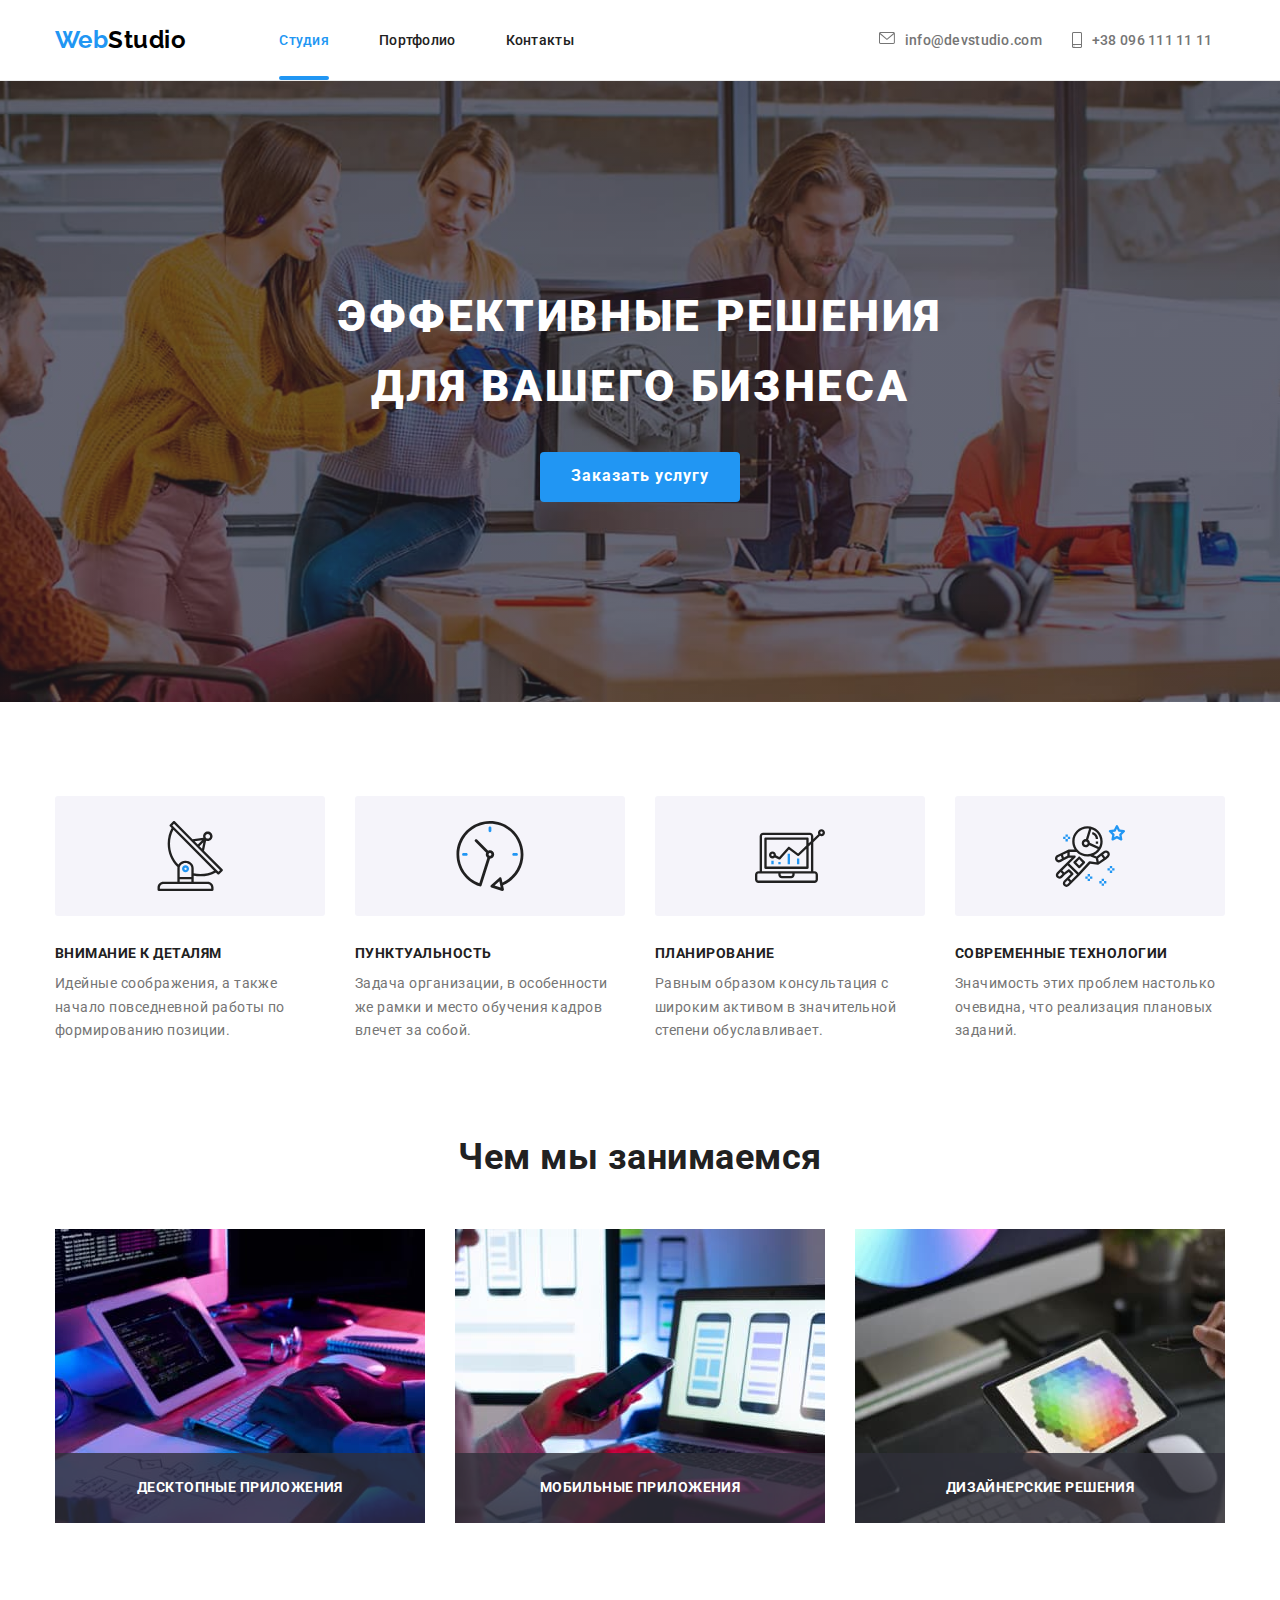
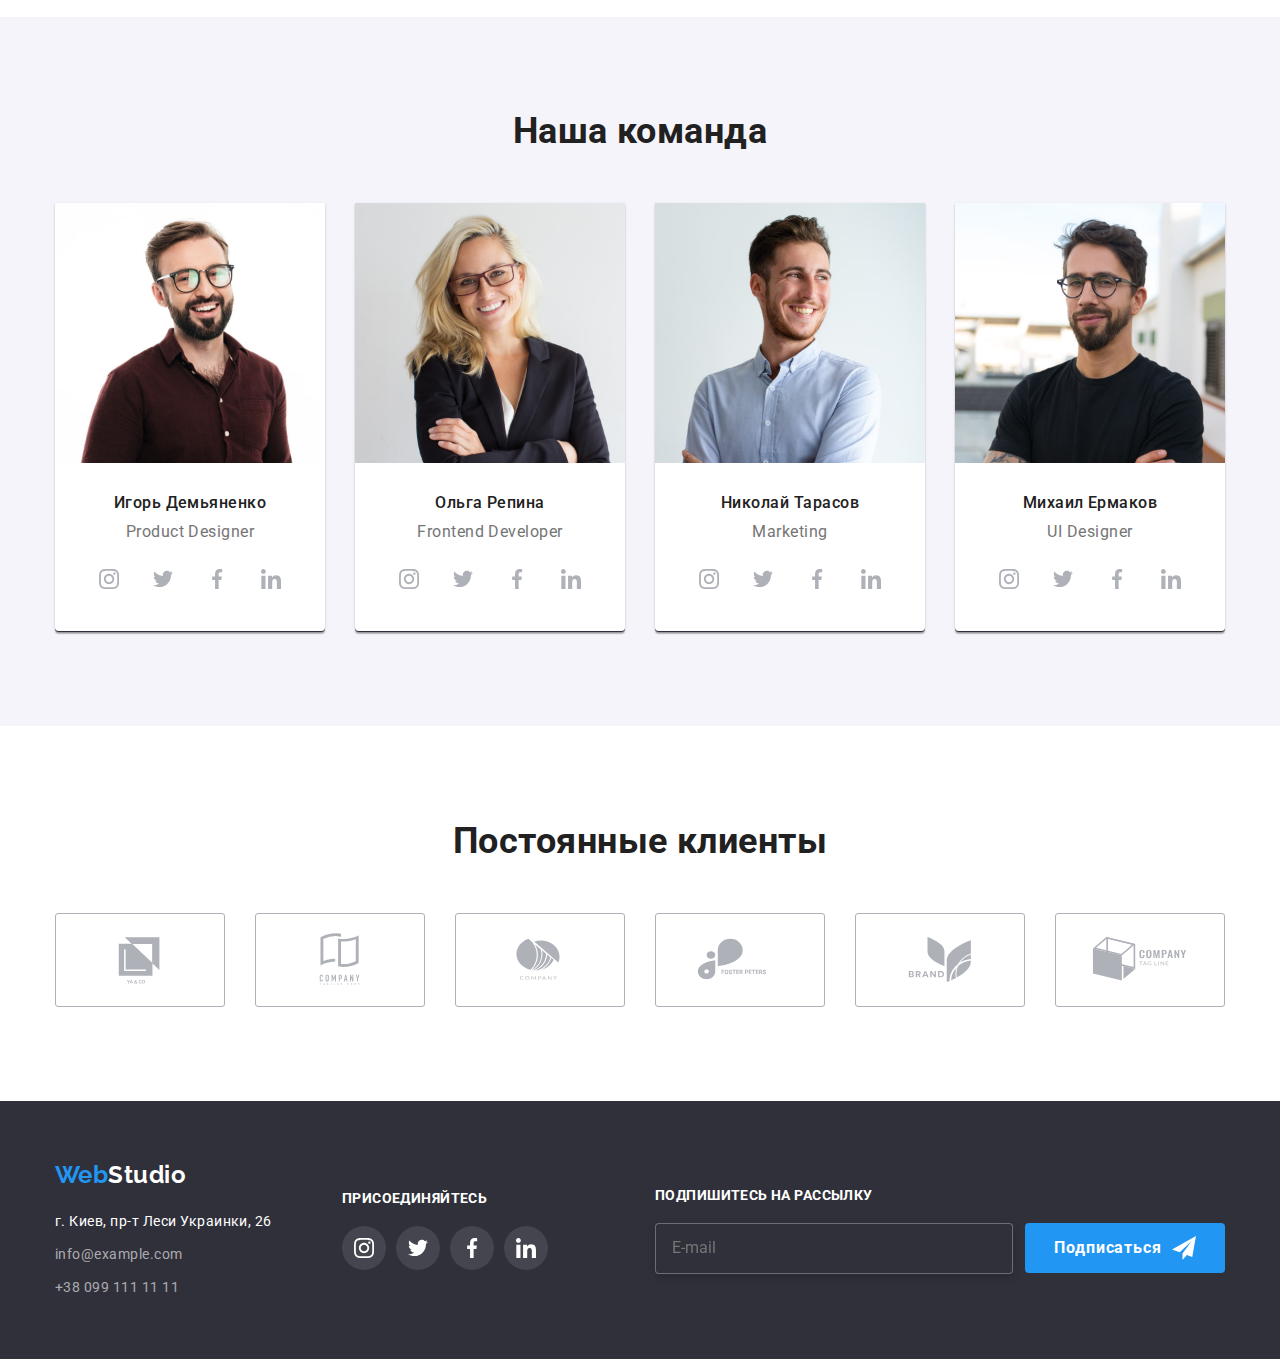
<file: index.html>
<!DOCTYPE html>
<html lang="en">
    <head>
        <meta charset="UTF-8">
        <meta http-equiv="X-UA-Compatible" content="IE=edge">
        <meta name="viewport" content="width=device-width, initial-scale=1.0">
        <title>HomeWork 8</title>
        <link rel="preconnect" href="https://fonts.googleapis.com">
        <link rel="preconnect" href="https://fonts.gstatic.com" crossorigin>
        <link href="https://fonts.googleapis.com/css2?family=Raleway:wght@700&family=Roboto:wght@400;500;700;900&display=swap" rel="stylesheet">
        <link rel="stylesheet" href="https://cdnjs.cloudflare.com/ajax/libs/modern-normalize/1.1.0/modern-normalize.min.css">
        <link rel="stylesheet" href="./sass/main.css"/>
    </head>
<body>
    <!-- Header -->
    <header class="page-header">
        <div class="conteiner">
        <nav class="page-header__nav">
            <a class="logo" href="./index.html">Web<span class="logo__text logo__text--heder">Studio</span></a>
            <button 
                class="nav-button" 
                type="button" 
                aria-expanded="true"
                data-menu-button>
                <svg class="nav-button__svg" width="40px" height="40px" 
                aria-label="переключатель мобильного меню">
                    <use class="use-cross" href="./images/symbol-defs.svg#icon-cross"></use>
                    <use class="use-menu" href="./images/symbol-defs.svg#icon-menu"></use>
                </svg>
            </button>
            <div class="menu-conteiner " data-menu aria-expanded="true">
                
                <ul class="page-header__list">
                    <li class="page-header__item"><a class="page-header__link current" href="./index.html">Студия</a></li>
                    <li class="page-header__item"><a class="page-header__link" href="./portfolio.html">Портфолио</a></li>
                    <li class="page-header__item"><a class="page-header__link" href="#contacts">Контакты</a></li>
                </ul>
                <ul class="contacts-list">
                    <li class="contacts-list__item">
                        <a class="contacts-list__link" href="mailto:info@devstudio.com">
                            <svg class="contacts-list__icon" width="16px" height="12px" >
                                <use href="./images/symbol-defs.svg#icon-envelope"></use>
                            </svg>info@devstudio.com
                        </a>
                    </li>
                    <li class="contacts-list__item">
                        <a class="contacts-list__link" href="tel:+380961111111">
                            <svg class="contacts-list__icon" width="10px" height="16px">
                                <use href="./images/symbol-defs.svg#icon-smartphone"></use>
                            </svg> +38 096 111 11 11</a></li>
                </ul>
                <ul class="social-list">
                    <li class="social-list__item">
                        <a href="" class="social-list__link">Instagram</a>
                    </li>
                    <li class="social-list__item">
                        <a href="" class="social-list__link">Twitter</a>
                    </li>
                    <li class="social-list__item">
                        <a href="" class="social-list__link">Facebook</a>
                    </li>
                    <li class="social-list__item">
                        <a href="" class="social-list__link">LinkedIn</a>
                    </li>
                </ul>
            </div>
            
        </nav>
        </div>
    </header>
    <!-- Main -->
    <main>
        <!-- Герой -->
         <section class="hero">
            <div class="conteiner">
            <h1 class="hero__title">Эффективные решения <br> для вашего бизнеса</h1>
            <button class="hero__button" type="button" data-modal-open>Заказать услугу</button>
            </div>
        </section>
        <!-- Особенности -->
        <section class="section peculiarities">
            <div class="conteiner">
            <h2 class="peculiarities__title del">Особенности</h2>
            <ul class="peculiarities__list">
                <li class="peculiarities__item">
                    <div class="peculiarities__wrapper">
                        <svg class="svg" widht="70px" height="70px">
                            <use href="./images/symbol-defs.svg#icon-antena" class="icon antena"> </use>
                        </svg>
                    </div>
                    <h3 class="peculiarities__item-title">Внимание к деталям</h3>
                    <p class="peculiarities__item-text">Идейные соображения, а также начало повседневной работы по формированию позиции.</p>
                </li>
                <li class="peculiarities__item">
                    <div class="peculiarities__wrapper">
                        <svg class="svg" widht="70px" height="70px">
                            <use href="./images/symbol-defs.svg#icon-clock" class="icon clock"></use>
                        </svg>
                    </div>
                    <h3 class="peculiarities__item-title">Пунктуальность</h3>
                    <p class="peculiarities__item-text">Задача организации, в особенности же рамки и место обучения кадров влечет за собой.</p>
                </li>
                 <li class="peculiarities__item">
                    <div class="peculiarities__wrapper">
                        <svg class="svg" widht="70px" height="70px">
                            <use href="./images/symbol-defs.svg#icon-computer" class="icon computer"></use>
                        </svg>
                    </div>
                     <h3 class="peculiarities__item-title">Планирование</h3>
                    <p class="peculiarities__item-text">Равным образом консультация с широким активом в значительной степени обуславливает.</p>
                </li>
                <li class="peculiarities__item">
                    <div class="peculiarities__wrapper">
                        <svg class="svg" widht="70px" height="70px">
                            <use href="./images/symbol-defs.svg#icon-astronaut" class="icon astronaut"></use>
                        </svg>
                    </div>
                    <h3 class="peculiarities__item-title">Современные технологии</h3>
                    <p class="peculiarities__item-text">Значимость этих проблем настолько очевидна, что реализация плановых заданий.</p>
                </li>
            </ul>
            </div>
        </section>
        <!-- Чем мы занимаемся -->
        <section class="section doing">
            <div class="conteiner">
            <h2 class="doing__title">Чем мы занимаемся</h2>
            <ul class="doing-list">
                <li class="doing-list__item">
                    <img
                     srcset="
                        ./images/doing/left.jpg,
                        ./images/doing/left@2x.jpg 2x"
                    src="./images/doing/left.jpg" width="370" height="294" 
                    alt="wright code">
                    <div class="doing-list__wrapper">
                        <h4>Десктопные Приложения</h4>
                    </div>
                </li>
                <li class="doing-list__item">
                    <img  srcset="
                    ./images/doing/center.jpg,
                    ./images/doing/center@2x.jpg 2x"
                    src="./images/center.jpg" width="370" height="294" alt="adaptacion">
                    <div class="doing-list__wrapper">
                        <h4>Мобильные Приложения</h4>
                    </div>
                </li>
                <li class="doing-list__item">
                    <img  srcset="
                    ./images/doing/right.jpg,
                    ./images/doing/right@2x.jpg 2x"
                src="./images/doing/left.jpg"
                    src="./images/right.jpg" width="370" height="294" alt="color">
                    <div class="doing-list__wrapper">
                        <h4>Дизайнерские решения</h4>
                    </div>
                </li>
            </ul>
            </div>
        </section>
        <!-- our team -->
        <section class="section our-team">
            <div class="conteiner">
            <h2 class="our-team__title">Наша команда</h2>
            <ul class="team-cards">
                <li class="team-cards__item">
                    <picture>
                        <source srcset="./images/our-tem/desktop/igor.jpg 1x, ./images/our-tem/desktop/igor@2x.jpg 2x" media="(min-width:1200px)">
                        <source srcset="./images/our-tem/tablet/igor768.jpg, ./images/our-tem/tablet/img@2x.jpg 2x" media="(min-width:768px)">
                        <source srcset="./images/our-tem/mobil/igor480.jpg 1x, ./images/our-tem/mobil/igor480@2x.jpg 2x" media="(min-width:320px)" >
                        <img  src="images/our-tem/mobil/igor480.jpg" alt="Фото Игорь Демьяненко" aria-label="Игорь Демьяненко">
                    </picture>
                    <div class="team-cards__wrapper">
                        <h3 class="team-cards__title">Игорь Демьяненко</h3>
                        <p class="team-cards__text">Product Designer</p>
                    </div>
                    <ul class="team-links">
                        <li class="team-links__item">
                            <a class="team-links__link" href="">
                                <svg class="team-links__icon" width="44px" height="44px">
                                    <use href="./images/symbol-defs.svg#icon-insta"></use>
                                </svg>
                            </a>
                        </li>
                        <li class="team-links__item">
                            <a class="team-links__link" href="">
                                <svg class="team-links__icon" width="44px" height="44px">
                                    <use href="./images/symbol-defs.svg#icon-twitter"></use>
                                </svg>
                            </a>
                        </li>
                        <li class="team-links__item">
                            <a class="team-links__link" href="">
                                <svg class="team-links__icon" width="44px" height="44px">
                                    <use href="./images/symbol-defs.svg#icon-facebook"></use>
                                </svg>
                            </a>
                        </li>
                        <li class="team-links__item">
                            <a class="team-links__link" href="">
                                <svg class="team-links__icon" width="44px" height="44px">
                                    <use href="./images/symbol-defs.svg#icon-linkedin"></use>
                                </svg>
                            </a>
                        </li>
                    </ul>
                </li>
                <li class="team-cards__item">
                    <picture>
                        <source srcset="./images/our-tem/desktop/olga.jpg 1x, ./images/our-tem/desktop/olga@2x.jpg 2x" media="(min-width:1200px)">
                        <source srcset="./images/our-tem/tablet/olga.jpg, ./images/our-tem/tablet/olga@2x.jpg 2x" media="(min-width:768px)">
                        <source srcset="./images/our-tem/mobil/elena480.jpg 1x, ./images/our-tem/mobil/elena480@2x.jpg 2x" media="(min-width:320px)" >
                        <img  src="./images/our-tem/desktop/olga.jpg" alt="Ольга Репина" aria-label="Ольга Репина">
                    </picture>
                    <div class="team-cards__wrapper">
                        <h3 class="team-cards__title">Ольга Репина</h3>
                        <p class="team-cards__text">Frontend Developer</p>
                    </div>
                    <ul class="team-links">
                        <li class="team-links__item">
                            <a class="team-links__link" href="">
                                <svg class="team-links__icon" width="44px" height="44px">
                                    <use href="./images/symbol-defs.svg#icon-insta"></use>
                                </svg>
                            </a>
                        </li>
                        <li class="team-links__item">
                            <a class="team-links__link" href="">
                                <svg class="team-links__icon" width="44px" height="44px">
                                    <use href="./images/symbol-defs.svg#icon-twitter"></use>
                                </svg>
                            </a>
                        </li>
                        <li class="team-links__item">
                            <a class="team-links__link" href="">
                                <svg class="team-links__icon" width="44px" height="44px">
                                    <use href="./images/symbol-defs.svg#icon-facebook"></use>
                                </svg>
                            </a>
                        </li>
                        <li class="team-links__item">
                            <a class="team-links__link" href="">
                                <svg class="team-links__icon" width="44px" height="44px">
                                    <use href="./images/symbol-defs.svg#icon-linkedin"></use>
                                </svg>
                            </a>
                        </li>
                    </ul>
                </li>
                <li class="team-cards__item">
                    <picture>
                        <source srcset="./images/our-tem/desktop/nikolay.jpg 1x, ./images/our-tem/desktop/niko@2x.jpg 2x" media="(min-width:1200px)">
                        <source srcset="./images/our-tem/tablet/nikol.jpg, ./images/our-tem/tablet/nikol@2x.jpg 2x" media="(min-width:768px)">
                        <source srcset="./images/our-tem/mobil/nikolay480.jpg 1x, ./images/our-tem/mobil/nikolay480@2x.jpg 2x" media="(min-width:320px)" >
                        <img  src="./images/our-tem/desktop/nikolay.jpg" alt="Николай Тарасов" aria-label="Николай Тарасов">
                    </picture>
                    <div class="team-cards__wrapper">
                        <h3 class="team-cards__title">Николай Тарасов</h3>
                        <p class="team-cards__text">Marketing</p>
                    </div>
                    <ul class="team-links">
                        <li class="team-links__item">
                            <a class="team-links__link" href="">
                                <svg class="team-links__icon" width="44px" height="44px">
                                    <use href="./images/symbol-defs.svg#icon-insta"></use>
                                </svg>
                            </a>
                        </li>
                        <li class="team-links__item">
                            <a class="team-links__link" href="">
                                <svg class="team-links__icon" width="44px" height="44px">
                                    <use href="./images/symbol-defs.svg#icon-twitter"></use>
                                </svg>
                            </a>
                        </li>
                        <li class="team-links__item">
                            <a class="team-links__link" href="">
                                <svg class="team-links__icon" width="44px" height="44px">
                                    <use href="./images/symbol-defs.svg#icon-facebook"></use>
                                </svg>
                            </a>
                        </li>
                        <li class="team-links__item">
                            <a class="team-links__link" href="">
                                <svg class="team-links__icon" width="44px" height="44px">
                                    <use href="./images/symbol-defs.svg#icon-linkedin"></use>
                                </svg>
                            </a>
                        </li>
                    </ul>
                </li>
                <li class="team-cards__item">
                    <picture>
                        <source srcset="./images/our-tem/desktop/mihail.jpg 1x, ./images/our-tem/desktop/miha@2x.jpg 2x" media="(min-width:1200px)">
                        <source srcset="./images/our-tem/tablet/miha.jpg, ./images/our-tem/tablet/miha@2x.jpg 2x" media="(min-width:768px)">
                        <source srcset="./images/our-tem/mobil/mihail480.jpg 1x, ./images/our-tem/mobil/mihail480@2x.jpg 2x" media="(min-width:320px)" >
                        <img  src="./images/our-tem/desktop/mihail.jpg" alt="Михаил Ермаков" aria-label="Михаил Ермаков">
                    </picture>
                    <div class="team-cards__wrapper">
                        <h3 class="team-cards__title">Михаил Ермаков</h3>
                        <p class="team-cards__text">UI Designer</p>
                    </div>
                    <ul class="team-links">
                        <li class="team-links__item">
                            <a class="team-links__link" href="">
                                <svg class="team-links__icon" width="44px" height="44px">
                                    <use href="./images/symbol-defs.svg#icon-insta"></use>
                                </svg>
                            </a>
                        </li>
                        <li class="team-links__item">
                            <a class="team-links__link" href="">
                                <svg class="team-links__icon" width="44px" height="44px">
                                    <use href="./images/symbol-defs.svg#icon-twitter"></use>
                                </svg>
                            </a>
                        </li>
                        <li class="team-links__item">
                            <a class="team-links__link" href="">
                                <svg class="team-links__icon" width="44px" height="44px">
                                    <use href="./images/symbol-defs.svg#icon-facebook"></use>
                                </svg>
                            </a>
                        </li>
                        <li class="team-links__item">
                            <a class="team-links__link" href="">
                                <svg class="team-links__icon" width="44px" height="44px">
                                    <use href="./images/symbol-defs.svg#icon-linkedin"></use>
                                </svg>
                            </a>
                        </li>
                    </ul>
                </li>
            </ul>
            </div>
        </section>
        <!-- our clients -->
        <section class="clients">
            <div class="conteiner">
                <h2 class="clients__title">Постоянные клиенты</h2>
                <ul class="clients-list">
                    <li class="clients-list__item">
                        <a class="clients-list__link" href="">
                            <svg class="clients-list__icon" width="106px" hight="60px">
                                <use href="./images/symbol-defs.svg#icon-Logo"></use>
                            </svg>
                        </a>
                    </li>
                    <li class="clients-list__item">
                        <a class="clients-list__link" href="">
                            <svg class="clients-list__icon" width="106px" hight="60px">
                                <use href="./images/symbol-defs.svg#icon-Logo-1"></use>
                            </svg>
                        </a>
                    </li>
                    <li class="clients-list__item">
                        <a class="clients-list__link" href="">
                            <svg class="clients-list__icon" width="106px" hight="60px">
                                <use href="./images/symbol-defs.svg#icon-Logo-2"></use>
                            </svg>
                        </a>
                    </li>
                    <li class="clients-list__item">
                        <a class="clients-list__link" href="">
                            <svg class="clients-list__icon" width="106px" hight="60px">
                                <use href="./images/symbol-defs.svg#icon-Logo-3"></use>
                            </svg>
                        </a>
                    </li>
                    <li class="clients-list__item">
                        <a class="clients-list__link" href="">
                            <svg class="clients-list__icon" width="106px" hight="60px">
                                <use href="./images/symbol-defs.svg#icon-Logo-4"></use>
                            </svg>
                        </a>
                    </li>
                    <li class="clients-list__item">
                        <a class="clients-list__link" href="">
                            <svg class="clients-list__icon" width="106px" hight="60px">
                                <use href="./images/symbol-defs.svg#icon-Logo-5"></use>
                            </svg>
                        </a>
                    </li>
                </ul>
            </div>
        </section>
    </main>
    <!-- Footer -->
    <footer class="footer">
        <div class="conteiner">
            <div class="footer__wrapper">
                <address class="address">
                    <a class="logo" href="./index.html">Web<span class="logo__text logo__text--footer">Studio</span></a>
                    <ul class="address-list">
                        <li class="address-list__item"><a class="address-list__link" href=""><span class="address-text">г. Киев, пр-т Леси Украинки, 26</span></a></li>
                        <li class="address-list__item"><a class="address-list__link" href="mailto:info@example.com">info@example.com</a></li>
                        <li class="address-list__item"><a class="address-list__link" href="tel:+380991111111">+38 099 111 11 11</a></li>
                    </ul>
                </address>
                <div class="follow__wrapper">
                    <h3 class="footer__title">Присоединяйтесь</h3>
                    <ul class="follow-list">
                        <li class="follow-list__item">
                            <a class="follow-list__link" href="">
                                <svg class="svg" width="44px" height="44px">
                                    <use href="./images/symbol-defs.svg#icon-insta" class="icon-insta"></use>
                                </svg>
                            </a>
                        </li>
                        <li class="follow-list__item">
                            <a class="follow-list__link" href="">
                                <svg class="svg" width="44px" height="44px">
                                    <use href="./images/symbol-defs.svg#icon-twitter" class="icon-twitter"></use>
                                </svg>
                            </a>
                        </li>
                        <li class="follow-list__item">
                            <a class="follow-list__link" href="">
                                <svg class="svg" width="44px" height="44px">
                                    <use href="./images/symbol-defs.svg#icon-facebook" class="icon-facebook"></use>
                                </svg>
                            </a>
                        </li>
                        <li class="follow-list__item">
                            <a class="follow-list__link" href="">
                                <svg class="svg" width="44px" height="44px">
                                    <use href="./images/symbol-defs.svg#icon-linkedin" class="icon-linkedin"></use>
                                </svg>
                            </a>
                        </li>
                    </ul>
                </div>
                <div class="follow-box">
                    <form class="follow-form">
                        <h3 class="footer__title footer__title--form">Подпишитесь на рассылку</h3>
                        <label class="follow-form__label">
                            <input class="follow-form__input" type="email" name="follow-email" placeholder="E-mail">
                            <button class="follow-btn" type="submit">Подписаться
                                <svg class="follow-button__icon" width="24" height="24">
                                    <use href="./images/symbol-defs.svg#icon-plan"></use>
                                </svg>
                            </button>
                        </label>

                    </form>

                </div>
            </div>
        </div>
    </footer>
    <div class="backdrop is-hidden" data-modal>
        <div class="modal">
            <button class="modal-btn" data-modal-close>
                <svg class="modal-btn__icon" widht="11 px" height="11 px">
                    <use href="./images/symbol-defs.svg#icon-close"></use>
                </svg>
            </button>
            
                <div class="modal-wrapper">
                    <h4 class="modal-title">Оставьте свои даные, мы Вам перезвоним</h4>  
                <form class="modal-form">
                    <label class="modal-form__field">
                        <span class="modal-form__label">Имя</span>
                        <input class="modal-form__input" name="username" type="text">
                        <svg class="form-svg" widht="18px" height="18px">
                            <use href="./images/symbol-defs.svg#icon-person-black-18dp-1-1"></use>
                        </svg>
                        
                    </label>
                    <label class="modal-form__field">
                        <span class="modal-form__label">Телефон</span>
                        <input class="modal-form__input" name="tel" type="tel">
                        <svg class="form-svg" widht="18px" height="18px">
                            <use href="./images/symbol-defs.svg#icon-phone-black-18dp-1-1"></use>
                        </svg>
                        
                    </label>
                    <label class="modal-form__field">
                        <span class="modal-form__label">Почта</span>
                        <input class="modal-form__input" name="email" type="email">
                        <svg class="form-svg" widht="18px" height="18px">
                            <use href="./images/symbol-defs.svg#icon-email-black-18dp-1-1"></use>
                        </svg>
                        
                    </label>
                    <label class="modal-form__field">
                        <span class="modal-form__label">Комментарий</span>
                        <textarea class="modal-form__input modal-form__input--comment" name="comment" placeholder="Введите комментарий"></textarea>
                    </label>
                    <label class="modal-form__checkbox">
                        <input class="checkbox__input" name="agreement" type="checkbox" required>
                        <span class="checkbox__text">
                            <svg class="checkbox__icon" width="15px" height="15px">
                                <use href="./images/symbol-defs.svg#icon-checkmark"></use>
                            </svg>
                        </span>
                        Соглашаюсь с рассылкой и принимаю
                        <a href=""><span class="checkbox__link">Условия договора</span></a>
                    </label>
                    <button class="modal-sub-button" type="submit">Отправить</button>
                </form>
                </div>
            

            
        </div>
    </div>
    <script src="./js/modal.js"></script>
    <script src="./js/menu.js"></script>
</body>
</html>
</file>
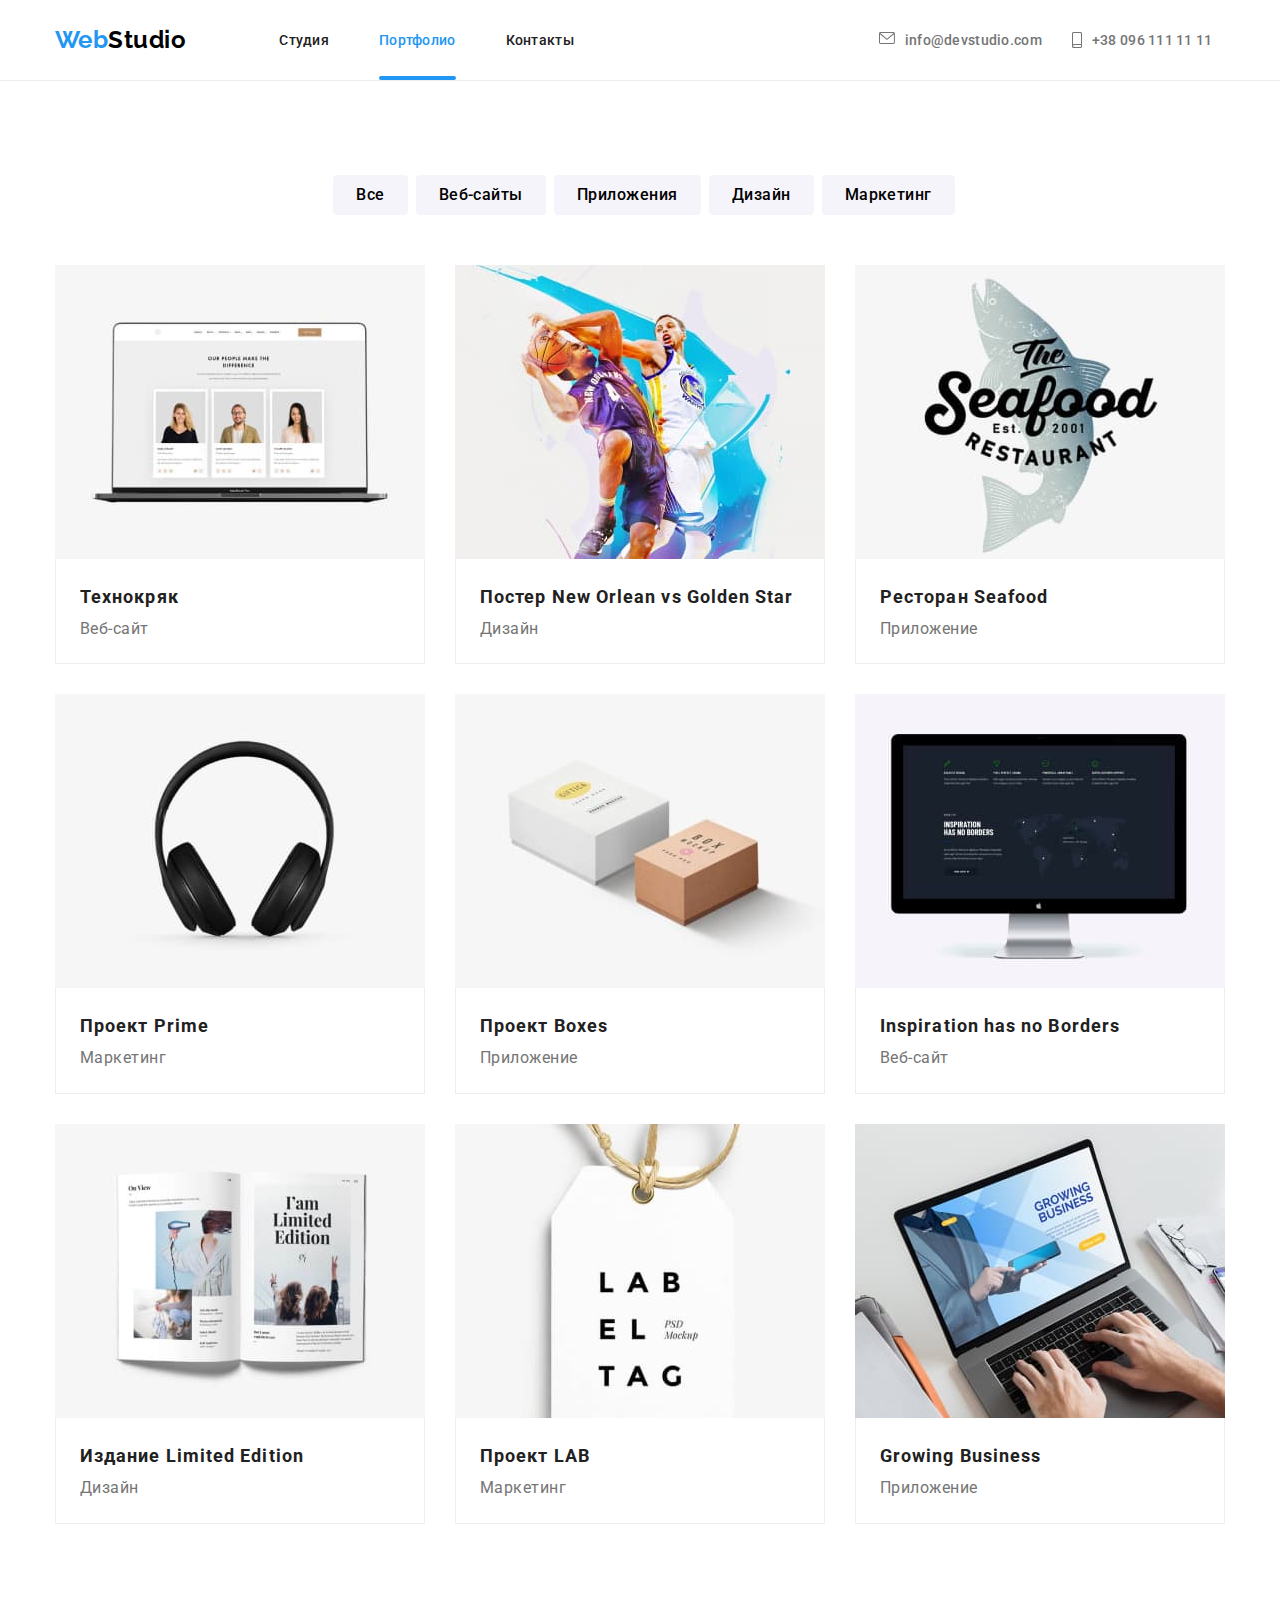
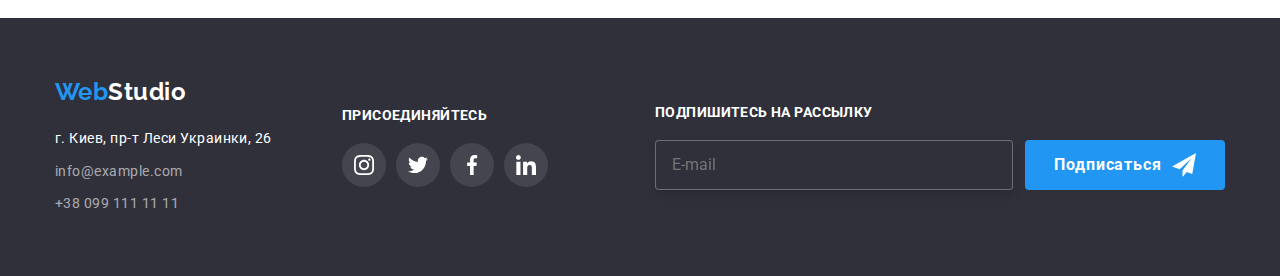
<file: portfolio.html>
<!DOCTYPE html>
<html lang="en">
    <head>
        <meta charset="UTF-8">
        <meta http-equiv="X-UA-Compatible" content="IE=edge">
        <meta name="viewport" content="width=device-width, initial-scale=1.0">
        <title>Portfolio</title>
        <link rel="preconnect" href="https://fonts.googleapis.com">
        <link rel="preconnect" href="https://fonts.gstatic.com" crossorigin>
        <link href="https://fonts.googleapis.com/css2?family=Raleway:wght@700&family=Roboto:wght@400;500;700;900&display=swap" rel="stylesheet">
        <link rel="stylesheet" href="https://cdnjs.cloudflare.com/ajax/libs/modern-normalize/1.1.0/modern-normalize.min.css">
        <link rel="stylesheet" href=".//sass/main.css">
    </head>
<body>
    <header class="page-header">
        <div class="conteiner">
        <nav class="page-header__nav">
            <a class="logo" href="./index.html">Web<span class="logo__text logo__text--heder">Studio</span></a>
            <button 
            class="nav-button " 
            type="button" 
            aria-expanded="true" 
            data-menu-button>
                <svg class="nav-button__svg" width="40px" height="40px" 
                aria-label="переключатель мобильного меню">
                    <use class="use-cross" href="./images/symbol-defs.svg#icon-cross"></use>
                    <use class="use-menu" href="./images/symbol-defs.svg#icon-menu"></use>
                </svg>
            </button>
            <div class="menu-conteiner " data-menu>
                <ul class="page-header__list">
                    <li class="page-header__item"><a class="page-header__link" href="./index.html">Студия</a></li>
                    <li class="page-header__item"><a class="page-header__link current" href="./portfolio.html">Портфолио</a></li>
                    <li class="page-header__item"><a class="page-header__link" href="#contacts">Контакты</a></li>
                </ul>
                <ul class="contacts-list">
                    <li class="contacts-list__item">
                        <a class="contacts-list__link" href="mailto:info@devstudio.com">
                            <svg class="contacts-list__icon" width="16px" height="12px" >
                                <use href="./images/symbol-defs.svg#icon-envelope"></use>
                            </svg>info@devstudio.com
                        </a>
                    </li>
                    <li class="contacts-list__item">
                        <a class="contacts-list__link" href="tel:+380961111111">
                            <svg class="contacts-list__icon" width="10px" height="16px">
                                <use href="./images/symbol-defs.svg#icon-smartphone"></use>
                            </svg> +38 096 111 11 11</a></li>
                </ul>
                <ul class="social-list">
                    <li class="social-list__item">
                        <a href="" class="social-list__link">Instagram</a>
                    </li>
                    <li class="social-list__item">
                        <a href="" class="social-list__link">Twitter</a>
                    </li>
                    <li class="social-list__item">
                        <a href="" class="social-list__link">Facebook</a>
                    </li>
                    <li class="social-list__item">
                        <a href="" class="social-list__link">LinkedIn</a>
                    </li>
                </ul>
            </div>
            
        </nav>
        </div>
    </header>
    <!-- Main -->
    <main>
        <!-- Buttons -->
        <section  class="section services">
            <div class="conteiner">
            <h1 class="services-title del">Портфолио</h1>
            <ul class="filter-list">
                <li class="filter-list__item"><button class="filter-list__button" type="button">Все</button></li>
                <li class="filter-list__item"><button class="filter-list__button" type="button">Веб-сайты</button></li>
                <li class="filter-list__item"><button class="filter-list__button" type="button">Приложения</button></li>
                <li class="filter-list__item"><button class="filter-list__button" type="button">Дизайн</button></li>
                <li class="filter-list__item"><button class="filter-list__button" type="button">Маркетинг</button></li> 
            </ul>
        <!-- Menu -->
            <ul class="product-list">
                <li class="product-card">
                    <a class="product-card__link" href="">
                        <div class="thumb">
                            <picture>
                                <source srcset="./images/portfolio/desktop/technokryak.jpg 1x, ./images/portfolio/desktop/1@2x.jpg 2x" media="(min-width:1200px)">
                                <source srcset="./images/portfolio/tablet/1.jpg 1x, ./images/portfolio/tablet/1@2x.jpg 2x" media="(min-width:768px)">
                                <source srcset="./images/portfolio/mobile/1-480.jpg 1x, ./images/portfolio/mobile/1-480@2x.jpg 2x" media="(min-width:320px)" >
                                <img  src="./images/our-tem/desktop/olga.jpg" alt="технокряк" aria-label="технокряк">
                            </picture>
                            <div class="thumb__overflow">
                                <p class="thumb__text">Ресурс предлагает комплексные предложения с разным уровнем функционала и сервисов. Все это позволит посетителю получить исчерпывающие сведения о компании или частном лице.</p>
                            </div>
                        </div>
                        <div class="product-card__meta">
                            <h2 class="product-card__name">Технокряк</h2>
                            <p class="product-card__text">Веб-сайт</p>
                        </div>
                    </a>
                </li>
                <li class="product-card">
                    <a class="product-card__link" href="">
                        <div class="thumb">
                            <picture>
                                <source srcset="./images/portfolio/desktop/poster.jpg 1x, ./images/portfolio/desktop/2@2x.jpg 2x" media="(min-width:1200px)" >
                                <source srcset="./images/portfolio/tablet/2.jpg 1x, ./images/portfolio/tablet/2@2x.jpg 2x" media="(min-width:768px)" >
                                <source srcset="./images/portfolio/mobile/2-480.jpg 1x, ./images/portfolio/mobile/2-480@2.jpg 2x" media="(min-width:320px)" >
                                <img src="./images/portfolio/tablet/2.jpg" alt="poster" aria-label="poster">
                            </picture>
                            <div class="thumb__overflow">
                                <p class="thumb__text">Ресурс предлагает комплексные предложения с разным уровнем функционала и сервисов. Все это позволит посетителю получить исчерпывающие сведения о компании или частном лице.</p>
                            </div>
                        </div>
                        <div class="product-card__meta">
                            <h2 class="product-card__name">Постер New Orlean vs Golden Star</h2>
                            <p class="product-card__text">Дизайн</p>
                        </div>
                    </a>
                </li>
                <li class="product-card">
                    <a class="product-card__link" href="">
                        <div class="thumb">
                            <picture>
                                <source srcset="./images/portfolio/desktop/restoran.jpg 1x, ./images/portfolio/desktop/3@2x.jpg 2x" media="(min-width:1200px)">
                                <source srcset="./images/portfolio/tablet/3.jpg 1x, ./images/portfolio/tablet/3@2x.jpg 2x" media="(min-width:768px)">
                                <source srcset="./images/portfolio/mobile/3-480.jpg 1x, ./images/portfolio/mobile/3-480@2x.jpg 2x" media="(min-width:320px)" >
                                <img  src="./images/portfolio/desktop/restoran.jpg" alt="restoran" aria-label="restoran">
                            </picture>
                            <div class="thumb__overflow">
                                <p class="thumb__text">Ресурс предлагает комплексные предложения с разным уровнем функционала и сервисов. Все это позволит посетителю получить исчерпывающие сведения о компании или частном лице.</p>
                            </div>
                        </div>
                        <div class="product-card__meta">
                            <h2 class="product-card__name">Ресторан Seafood</h2>
                            <p class="product-card__text">Приложение</p>
                        </div>
                    </a>
                </li>
                <li class="product-card">
                    <a class="product-card__link" href="">
                        <div class="thumb">
                            <picture>
                                <source srcset="./images/portfolio/desktop/project.jpg 1x, ./images/portfolio/desktop/4@2x.jpg 2x" media="(min-width:1200px)">
                                <source srcset="./images/portfolio/tablet/4.jpg 1x, ./images/portfolio/tablet/4@2x.jpg 2x" media="(min-width:768px)">
                                <source srcset="./images/portfolio/mobile/4-480.jpg 1x, ./images/portfolio/mobile/4-480@2x.jpg 2x" media="(min-width:320px)" >
                                <img  src="./images/portfolio/desktop/project.jpg" alt="project" aria-label="project">
                            </picture>
                            <div class="thumb__overflow">
                                <p class="thumb__text">Ресурс предлагает комплексные предложения с разным уровнем функционала и сервисов. Все это позволит посетителю получить исчерпывающие сведения о компании или частном лице.</p>
                            </div>                        
                        </div>
                        <div class="product-card__meta">
                            <h2 class="product-card__name">Проект Prime</h2>
                            <p class="product-card__text">Маркетинг</p>
                        </div>
                    </a>
                </li>
                <li class="product-card">
                    <a class="product-card__link" href="">
                        <div class="thumb">
                            <picture>
                                <source srcset="./images/portfolio/desktop/boxes.jpg 1x, ./images/portfolio/desktop/5@2x.jpg 2x" media="(min-width:1200px)">
                                <source srcset="./images/portfolio/tablet/5.jpg 1x, ./images/portfolio/tablet/5@2x.jpg 2x" media="(min-width:768px)">
                                <source srcset="./images/portfolio/mobile/5-480.jpg 1x, ./images/portfolio/mobile/5-480@2x.jpg 2x" media="(min-width:320px)" >
                                <img  src="./images/portfolio/desktop/boxes.jpg" alt="boxes" aria-label="boxes">
                            </picture>
                            <div class="thumb__overflow">
                                <p class="thumb__text">Ресурс предлагает комплексные предложения с разным уровнем функционала и сервисов. Все это позволит посетителю получить исчерпывающие сведения о компании или частном лице.</p>
                            </div>
                        </div>
                        <div class="product-card__meta">
                            <h2 class="product-card__name">Проект Boxes</h2>
                            <p class="product-card__text">Приложение</p>
                        </div>
                    </a>
                </li>
                <li class="product-card">
                    <a class="product-card__link" href="">
                        <div class="thumb">
                            <picture>
                                <source srcset="./images/portfolio/desktop/inspiration.jpg 1x, ./images/portfolio/desktop/6@2x.jpg 2x" media="(min-width:1200px)">
                                <source srcset="./images/portfolio/tablet/6.jpg 1x, ./images/portfolio/tablet/6@2x.jpg 2x" media="(min-width:768px)">
                                <source srcset="./images/portfolio/mobile/6-480.jpg 1x, ./images/portfolio/mobile/6-480@2x.jpg 2x" media="(min-width:320px)" >
                                <img  src="./images/portfolio/desktop/inspiration.jpg" alt="inspiration" aria-label="inspiration">
                            </picture>
                            <div class="thumb__overflow">
                                <p class="thumb__text">Ресурс предлагает комплексные предложения с разным уровнем функционала и сервисов. Все это позволит посетителю получить исчерпывающие сведения о компании или частном лице.</p>
                            </div>
                        </div>
                        <div class="product-card__meta">
                            <h2 class="product-card__name">Inspiration has no Borders</h2>
                            <p class="product-card__text">Веб-сайт</p>
                        </div>
                    </a>
                </li>
                <li class="product-card">
                    <a class="product-card__link" href="">
                        <div class="thumb">
                            <picture>
                                <source srcset="./images/portfolio/desktop/izdanie.jpg 1x, ./images/portfolio/desktop/7@2x.jpg 2x" media="(min-width:1200px)">
                                <source srcset="./images/portfolio/tablet/7.jpg 1x, ./images/portfolio/tablet/7@2x.jpg 2x" media="(min-width:768px)">
                                <source srcset="./images/portfolio/mobile/7-480.jpg 1x, ./images/portfolio/mobile/7-480@2x.jpg 2x" media="(min-width:320px)" >
                                <img  src="./images/portfolio/desktop/izdanie.jpg" alt="izdanie" aria-label="izdanie">
                            </picture>
                            <div class="thumb__overflow">
                                <p class="thumb__text">Ресурс предлагает комплексные предложения с разным уровнем функционала и сервисов. Все это позволит посетителю получить исчерпывающие сведения о компании или частном лице.</p>
                            </div>
                        </div>
                        <div class="product-card__meta">
                            <h2 class="product-card__name">Издание Limited Edition</h2>
                            <p class="product-card__text">Дизайн</p>
                        </div>
                    </a>
                </li>
                <li class="product-card">
                    <a class="product-card__link" href="">
                        <div class="thumb">
                            <picture>
                                <source srcset="./images/portfolio/desktop/lab.jpg 1x, ./images/portfolio/desktop/8@2x.jpg 2x" media="(min-width:1200px)">
                                <source srcset="./images/portfolio/tablet/8.jpg 1x, ./images/portfolio/tablet/8@2x.jpg 2x" media="(min-width:768px)">
                                <source srcset="./images/portfolio/mobile/8-480.jpg 1x, ./images/portfolio/mobile/8-480@2x.jpg 2x" media="(min-width:320px)" >
                                <img  src="./images/portfolio/desktop/lab.jpg" alt="lab" aria-label="lab">
                            </picture>
                            <div class="thumb__overflow">
                                <p class="thumb__text">Ресурс предлагает комплексные предложения с разным уровнем функционала и сервисов. Все это позволит посетителю получить исчерпывающие сведения о компании или частном лице.</p>
                            </div>
                        </div>
                        <div class="product-card__meta">
                            <h2 class="product-card__name">Проект LAB</h2>
                            <p class="product-card__text">Маркетинг</p>
                        </div>
                    </a>
                </li>
                <li class="product-card">
                    <a class="product-card__link" href="">
                        <div class="thumb">
                            <picture>
                                <source srcset="./images/portfolio/desktop/imglast.jpg 1x, ./images/portfolio/desktop/9@2x.jpg 2x" media="(min-width:1200px)">
                                <source srcset="./images/portfolio/tablet/9.jpg1x, ./images/portfolio/tablet/9@2x.jpg 2x" media="(min-width:768px)">
                                <source srcset="./images/portfolio/mobile/9-480.jpg 1x, ./images/portfolio/mobile/9-480@2x.jpg 2x" media="(min-width:320px)" >
                                <img  src="./images/portfolio/desktop/imglast.jpg" alt="imglast" aria-label="imglast">
                            </picture>
                            <div class="thumb__overflow">
                                <p class="thumb__text">Ресурс предлагает комплексные предложения с разным уровнем функционала и сервисов. Все это позволит посетителю получить исчерпывающие сведения о компании или частном лице.</p>
                            </div>
                        </div>
                        <div class="product-card__meta">
                            <h2 class="product-card__name">Growing Business</h2>
                            <p class="product-card__text">Приложение</p>
                        </div>
                    </a>
                </li>
            </ul>
            </div>
        </section>

    </main>
        <!-- Footer -->
        <footer class="footer">
            <div class="conteiner">
                <div class="footer__wrapper">
                    <address class="address">
                        <a class="logo" href="./index.html">Web<span class="logo__text logo__text--footer">Studio</span></a>
                        <ul class="address-list">
                            <li class="address-list__item"><a class="address-list__link" href=""><span class="address-text">г. Киев, пр-т Леси Украинки, 26</span></a></li>
                            <li class="address-list__item"><a class="address-list__link" href="mailto:info@example.com">info@example.com</a></li>
                            <li class="address-list__item"><a class="address-list__link" href="tel:+380991111111">+38 099 111 11 11</a></li>
                        </ul>
                    </address>
                    <div class="follow__wrapper">
                        <h3 class="footer__title">Присоединяйтесь</h3>
                        <ul class="follow-list">
                            <li class="follow-list__item">
                                <a class="follow-list__link" href="">
                                    <svg class="svg" width="44px" height="44px">
                                        <use href="./images/symbol-defs.svg#icon-insta" class="icon-insta"></use>
                                    </svg>
                                </a>
                            </li>
                            <li class="follow-list__item">
                                <a class="follow-list__link" href="">
                                    <svg class="svg" width="44px" height="44px">
                                        <use href="./images/symbol-defs.svg#icon-twitter" class="icon-twitter"></use>
                                    </svg>
                                </a>
                            </li>
                            <li class="follow-list__item">
                                <a class="follow-list__link" href="">
                                    <svg class="svg" width="44px" height="44px">
                                        <use href="./images/symbol-defs.svg#icon-facebook" class="icon-facebook"></use>
                                    </svg>
                                </a>
                            </li>
                            <li class="follow-list__item">
                                <a class="follow-list__link" href="">
                                    <svg class="svg" width="44px" height="44px">
                                        <use href="./images/symbol-defs.svg#icon-linkedin" class="icon-linkedin"></use>
                                    </svg>
                                </a>
                            </li>
                        </ul>
                    </div>
                    <div class="follow-box">
                        <form class="follow-form">
                            <h3 class="footer__title footer__title--form">Подпишитесь на рассылку</h3>
                            <label class="follow-form__label">
                                <input class="follow-form__input" type="email" name="follow-email" placeholder="E-mail">
                                <button class="follow-btn" type="submit">Подписаться
                                    <svg class="follow-button__icon" width="24" height="24">
                                        <use href="./images/symbol-defs.svg#icon-plan"></use>
                                    </svg>
                                </button>
                            </label>
    
                        </form>
    
                    </div>
                </div>
            </div>
        </footer>
        <script src="./js/menu.js"></script>
    
    </body>
</file>
<file: sass/main.css>
body {
  font-family: 'Roboto', sans-serif;
  color: #757575;
  font-weight: 400;
  letter-spacing: 0.03em;
}

.conteiner {
  padding-left: 15px;
  padding-right: 15px;
  margin-left: auto;
  margin-right: auto;
  outline: 2px solid transparent;
}

@media screen and (max-width: 480px) {
  .conteiner {
    max-width: 480px;
  }
}

@media screen and (min-width: 481px) {
  .conteiner {
    width: 480px;
  }
}

@media screen and (min-width: 768px) {
  .conteiner {
    width: 768px;
  }
}

@media screen and (min-width: 1200px) {
  .conteiner {
    width: 1200px;
  }
}

.section {
  padding-top: 60px;
}

@media screen and (max-width: 480px) {
  .section {
    width: 100%;
  }
}

@media screen and (min-width: 1200px) {
  .section {
    padding-top: 94px;
  }
}

button {
  display: inline-block;
}

h1,
h2,
h3,
h4,
h5,
h6,
p,
a,
ul {
  margin: 0;
  padding: 0;
}

img {
  display: block;
}

ul {
  list-style: none;
}

a {
  text-decoration: none;
}

.page-header {
  border-bottom: 1px solid #ECECEC;
  position: relative;
}

.page-header .page-header__nav {
  display: -webkit-box;
  display: -ms-flexbox;
  display: flex;
  -webkit-box-align: center;
      -ms-flex-align: center;
          align-items: center;
  justify-self: start;
}

@media screen and (min-width: 768px) {
  .page-header .page-header__nav {
    display: -webkit-box;
    display: -ms-flexbox;
    display: flex;
    -webkit-box-pack: justify;
        -ms-flex-pack: justify;
            justify-content: space-between;
  }
}

@media screen and (min-width: 1200px) {
  .page-header .page-header__nav {
    display: -webkit-box;
    display: -ms-flexbox;
    display: flex;
    -webkit-box-pack: justify;
        -ms-flex-pack: justify;
            justify-content: space-between;
  }
}

.nav-button {
  margin-left: auto;
  right: 1%;
  border: 0;
  background-color: transparent;
  z-index: 2;
  padding: 0;
}

.nav-button .use-cross {
  display: none;
}

.nav-button:hover .nav-button__svg,
.nav-button:focus .nav-button__svg {
  fill: #2196F3;
}

@media screen and (min-width: 768px) {
  .nav-button {
    display: none;
  }
}

.nav-button.is-open {
  position: fixed;
  right: 3%;
}

.nav-button.is-open .use-cross {
  position: fixed;
  display: block;
}

.nav-button.is-open .use-menu {
  display: none;
}

.menu-conteiner {
  display: none;
}

@media screen and (min-width: 768px) {
  .menu-conteiner {
    display: -webkit-inline-box;
    display: -ms-inline-flexbox;
    display: inline-flex;
    -webkit-box-pack: justify;
        -ms-flex-pack: justify;
            justify-content: space-between;
  }
}

@media screen and (min-width: 1200px) {
  .menu-conteiner {
    margin-left: 93px;
  }
  .menu-conteiner .page-header__list {
    margin-left: auto;
  }
}

.menu-conteiner.is-open {
  position: fixed;
  top: 0;
  left: 0;
  z-index: 1;
  width: 100%;
  background-color: #ffffff;
  overflow: scroll;
}

.menu-conteiner.is-open .menu-svg {
  position: fixed;
}

@media screen and (max-width: 767px) {
  .menu-conteiner.is-open {
    display: -webkit-box;
    display: -ms-flexbox;
    display: flex;
    -webkit-box-orient: vertical;
    -webkit-box-direction: normal;
        -ms-flex-direction: column;
            flex-direction: column;
    width: 100vw;
    height: 100vh;
    padding: 46px 40px;
  }
}

@media screen and (min-width: 768px) {
  .menu-conteiner.is-open {
    position: relative;
  }
}

@media screen and (max-width: 767px) {
  .page-header__item {
    display: block;
  }
}

@media screen and (min-width: 768px) {
  .page-header__item:not(:last-child) {
    margin-right: 50px;
  }
}

.page-header__list {
  font-weight: 500;
  font-size: 14px;
  letter-spacing: 0.02em;
}

@media screen and (max-width: 767px) {
  .page-header__list {
    display: -webkit-box;
    display: -ms-flexbox;
    display: flex;
    -webkit-box-orient: vertical;
    -webkit-box-direction: normal;
        -ms-flex-direction: column;
            flex-direction: column;
    font-weight: 500;
    font-size: 40px;
    line-height: 1.1;
    letter-spacing: 0.02em;
  }
}

@media screen and (min-width: 768px) {
  .page-header__list {
    display: -webkit-box;
    display: -ms-flexbox;
    display: flex;
    -webkit-box-orient: horizontal;
    -webkit-box-direction: normal;
        -ms-flex-direction: row;
            flex-direction: row;
    margin: 0 auto;
  }
}

.page-header__link {
  display: -webkit-box;
  display: -ms-flexbox;
  display: flex;
  -webkit-box-orient: vertical;
  -webkit-box-direction: normal;
      -ms-flex-direction: column;
          flex-direction: column;
  color: #212121;
  text-decoration: none;
  -webkit-transition-property: color;
  transition-property: color;
  -webkit-transition-duration: 250ms;
          transition-duration: 250ms;
  -webkit-transition-timing-function: cubic-bezier(0.4, 0, 0.2, 1);
          transition-timing-function: cubic-bezier(0.4, 0, 0.2, 1);
}

.page-header__link:hover, .page-header__link:focus {
  color: #2196F3;
}

@media screen and (max-width: 767px) {
  .page-header__link {
    padding-bottom: 32px;
  }
}

@media screen and (min-width: 768px) {
  .page-header__link {
    padding-top: 32px;
    padding-bottom: 32px;
  }
}

.current {
  position: relative;
  color: #2196F3;
  -webkit-transition-property: color;
  transition-property: color;
  -webkit-transition-duration: 250ms;
          transition-duration: 250ms;
  -webkit-transition-timing-function: cubic-bezier(0.4, 0, 0.2, 1);
          transition-timing-function: cubic-bezier(0.4, 0, 0.2, 1);
}

@media screen and (min-width: 768px) {
  .current::after {
    content: '';
    display: -webkit-box;
    display: -ms-flexbox;
    display: flex;
    position: absolute;
    left: 0;
    bottom: 0;
    width: 100%;
    height: 4px;
    background-color: #2196F3;
    border-radius: 2px;
    border: 2px solid;
  }
}

@media screen and (max-width: 767px) {
  .contacts-list {
    display: -webkit-box;
    display: -ms-flexbox;
    display: flex;
    -webkit-box-orient: vertical;
    -webkit-box-direction: reverse;
        -ms-flex-direction: column-reverse;
            flex-direction: column-reverse;
    margin-top: auto;
  }
}

@media screen and (min-width: 768px) {
  .contacts-list {
    display: -webkit-box;
    display: -ms-flexbox;
    display: flex;
    -webkit-box-orient: vertical;
    -webkit-box-direction: normal;
        -ms-flex-direction: column;
            flex-direction: column;
    margin-left: auto;
    padding-top: 21px;
    padding-bottom: 21px;
    margin-left: 84px;
  }
  .contacts-list .contacts-list__item:first-child {
    margin-bottom: 10px;
  }
}

@media screen and (min-width: 1200px) {
  .contacts-list {
    display: -webkit-box;
    display: -ms-flexbox;
    display: flex;
    -webkit-box-orient: horizontal;
    -webkit-box-direction: normal;
        -ms-flex-direction: row;
            flex-direction: row;
    padding-top: 32px;
    padding-bottom: 0;
    margin-left: 305px;
  }
  .contacts-list .contacts-list__item:first-child {
    margin-right: 30px;
  }
}

.contacts-list__link {
  display: -webkit-box;
  display: -ms-flexbox;
  display: flex;
  color: #757575;
  font-weight: 500;
  font-size: 34px;
  letter-spacing: 0.02em;
  text-decoration: none;
  -webkit-transition-property: color;
  transition-property: color;
  -webkit-transition-duration: 250ms;
          transition-duration: 250ms;
  -webkit-transition-timing-function: cubic-bezier(0.4, 0, 0.2, 1);
          transition-timing-function: cubic-bezier(0.4, 0, 0.2, 1);
}

.contacts-list__link:hover, .contacts-list__link:focus {
  color: #2196F3;
}

@media screen and (max-width: 767px) {
  .contacts-list__item:last-child .contacts-list__link {
    color: #2196F3;
  }
  .contacts-list__item:first-child .contacts-list__link {
    font-size: 28px;
    margin-top: 32px;
  }
}

@media screen and (min-width: 768px) {
  .contacts-list__link {
    font-size: 12px;
  }
}

@media screen and (min-width: 1200px) {
  .contacts-list__link {
    font-size: 14px;
  }
}

.contacts-list__icon {
  margin-right: 10px;
  fill: #757575;
  -webkit-transition-property: fill;
  transition-property: fill;
  -webkit-transition-duration: 250ms;
          transition-duration: 250ms;
  -webkit-transition-timing-function: cubic-bezier(0.4, 0, 0.2, 1);
          transition-timing-function: cubic-bezier(0.4, 0, 0.2, 1);
}

.contacts-list__link:hover .contacts-list__icon,
.contacts-list__link:focus .contacts-list__icon {
  fill: #2196F3;
}

@media screen and (max-width: 767px) {
  .contacts-list__icon {
    display: none;
  }
}

.social-list {
  text-decoration: none;
}

@media screen and (max-width: 767px) {
  .social-list {
    display: -webkit-box;
    display: -ms-flexbox;
    display: flex;
    margin-top: 64px;
    font-weight: 500;
    font-size: 18px;
    line-height: 22px;
    letter-spacing: 0.02em;
  }
}

@media screen and (min-width: 768px) {
  .social-list {
    display: none;
  }
}

@media screen and (max-width: 767px) {
  .social-list__item {
    padding: 5px 10px;
    border-right: 1px solid #757575;
  }
  .social-list__item .social-list__link {
    color: #2196F3;
  }
}

.logo {
  display: inline-block;
  color: #2196F3;
  font-family: 'Raleway', sans-serif;
  font-style: normal;
  font-weight: 700;
  font-size: 24px;
  line-height: 1.2;
  text-decoration: none;
}

@media screen and (max-width: 767px) {
  .logo {
    margin-top: 16px;
    margin-bottom: 16px;
  }
}

@media screen and (max-width: 767px) {
  .logo {
    font-size: 26px;
  }
}

.logo__text--heder {
  color: #000000;
  font-size: 24px;
}

.logo__text--footer {
  color: #ffffff;
  font-size: 24px;
}

.hero {
  padding-top: 118px;
  padding-bottom: 118px;
  color: #ffffff;
  text-align: center;
  -webkit-box-align: center;
      -ms-flex-align: center;
          align-items: center;
}

@media screen and (max-width: 480px) {
  .hero {
    padding-top: 118px;
    padding-bottom: 118px;
    background-image: -webkit-gradient(linear, left top, right top, from(#2F303A66), to(#2F303A66)), url("../images/hero/Header-img-480.png");
    background-image: linear-gradient(to right, #2F303A66, #2F303A66), url("../images/hero/Header-img-480.png");
    background-size: cover;
    background-position: center;
    width: 100%;
  }
}

@media screen and (max-width: 480px) and (min-device-pixel-ratio: 2), screen and (max-width: 480px) and (-webkit-min-device-pixel-ratio: 2), screen and (max-width: 480px) and (min-resolution: 192dpi), screen and (max-width: 480px) and (min-resolution: 2dppx) {
  .hero {
    background-image: -webkit-gradient(linear, left top, right top, from(#2F303A66), to(#2F303A66)), url("../images/hero/Header-img@2x.png");
    background-image: linear-gradient(to right, #2F303A66, #2F303A66), url("../images/hero/Header-img@2x.png");
  }
}

@media screen and (min-width: 481px) {
  .hero {
    background-image: -webkit-gradient(linear, left top, right top, from(#2F303A66), to(#2F303A66)), url("../images/hero/Header-img-480.png");
    background-image: linear-gradient(to right, #2F303A66, #2F303A66), url("../images/hero/Header-img-480.png");
    background-size: cover;
    background-position: center;
    width: 100%;
  }
}

@media screen and (min-width: 481px) and (min-device-pixel-ratio: 2), screen and (min-width: 481px) and (-webkit-min-device-pixel-ratio: 2), screen and (min-width: 481px) and (min-resolution: 192dpi), screen and (min-width: 481px) and (min-resolution: 2dppx) {
  .hero {
    background-image: -webkit-gradient(linear, left top, right top, from(#2F303A66), to(#2F303A66)), url("../images/hero/Header-img@2x.png");
    background-image: linear-gradient(to right, #2F303A66, #2F303A66), url("../images/hero/Header-img@2x.png");
  }
}

@media screen and (min-width: 768px) {
  .hero {
    padding-top: 118px;
    padding-bottom: 118px;
    background-image: -webkit-gradient(linear, left top, right top, from(#2F303A66), to(#2F303A66)), url("../images/hero/Header-768.png");
    background-image: linear-gradient(to right, #2F303A66, #2F303A66), url("../images/hero/Header-768.png");
    background-size: cover;
    background-position: center;
    width: 100%;
  }
}

@media screen and (min-width: 768px) and (min-device-pixel-ratio: 2), screen and (min-width: 768px) and (-webkit-min-device-pixel-ratio: 2), screen and (min-width: 768px) and (min-resolution: 192dpi), screen and (min-width: 768px) and (min-resolution: 2dppx) {
  .hero {
    background-image: -webkit-gradient(linear, left top, right top, from(#2F303A66), to(#2F303A66)), url("../images/hero/Header-768img@2x.png");
    background-image: linear-gradient(to right, #2F303A66, #2F303A66), url("../images/hero/Header-768img@2x.png");
  }
}

@media screen and (min-width: 1200px) {
  .hero {
    padding-top: 200px;
    padding-bottom: 200px;
    max-width: 1600px;
    margin-left: auto;
    margin-right: auto;
    background-image: -webkit-gradient(linear, left top, right top, from(#2F303A66), to(#2F303A66)), url("../images/herophoto.jpg");
    background-image: linear-gradient(to right, #2F303A66, #2F303A66), url("../images/herophoto.jpg");
    background-size: cover;
    background-position: center;
    width: 100%;
  }
}

@media screen and (min-width: 1200px) and (min-device-pixel-ratio: 2), screen and (min-width: 1200px) and (-webkit-min-device-pixel-ratio: 2), screen and (min-width: 1200px) and (min-resolution: 192dpi), screen and (min-width: 1200px) and (min-resolution: 2dppx) {
  .hero {
    background-image: -webkit-gradient(linear, left top, right top, from(#2F303A66), to(#2F303A66)), url("../images/hero1200-2x.png");
    background-image: linear-gradient(to right, #2F303A66, #2F303A66), url("../images/hero1200-2x.png");
  }
}

.hero .hero__title {
  font-size: 26px;
  line-height: 1.6;
  text-align: center;
  letter-spacing: 0.06em;
  text-transform: uppercase;
  font-weight: 900;
  margin-left: auto;
  margin-right: auto;
}

@media screen and (min-width: 1200px) {
  .hero .hero__title {
    font-size: 44px;
  }
}

.hero__button {
  width: 200px;
  height: 50px;
  margin-top: 30px;
  background-color: #2196F3;
  color: #ffffff;
  font-family: inherit;
  font-weight: 700;
  font-size: 16px;
  line-height: 1.8;
  text-align: center;
  letter-spacing: 0.06em;
  cursor: pointer;
  border-color: #2196F3;
  border-radius: 4px;
  border: 1px solid transparent;
  -webkit-transition-property: all;
  transition-property: all;
  -webkit-transition-duration: 250ms;
          transition-duration: 250ms;
  -webkit-transition-timing-function: cubic-bezier(0.4, 0, 0.2, 1);
          transition-timing-function: cubic-bezier(0.4, 0, 0.2, 1);
}

.hero__button:hover, .hero__button:focus {
  background-color: #188CE8;
}

.del {
  display: none;
}

.peculiarities {
  padding-top: 60px;
  padding-bottom: 60px;
}

@media screen and (min-width: 1200px) {
  .peculiarities {
    padding-bottom: 0;
    padding-top: 94px;
  }
}

.peculiarities__list .peculiarities__item:nth-child(4n) {
  margin-right: 0px;
}

@media screen and (min-width: 768px) {
  .peculiarities__list {
    display: -webkit-box;
    display: -ms-flexbox;
    display: flex;
    -ms-flex-wrap: wrap;
        flex-wrap: wrap;
  }
}

@media screen and (min-width: 1200px) {
  .peculiarities__list {
    -ms-flex-wrap: nowrap;
        flex-wrap: nowrap;
  }
}

.peculiarities__item {
  width: 100%;
  margin-bottom: 30px;
}

@media screen and (max-width: 767px) {
  .peculiarities__item:last-child {
    margin-bottom: 0;
  }
}

@media screen and (min-width: 768px) {
  .peculiarities__item {
    width: calc((100% - 30px)/2);
  }
  .peculiarities__item:nth-child(2n+1) {
    margin-right: 30px;
  }
  .peculiarities__item:nth-last-child(-n+2) {
    margin-bottom: 0;
  }
}

@media screen and (min-width: 1200px) {
  .peculiarities__item {
    width: calc((100% - 90px)/4);
    margin-bottom: 0;
  }
  .peculiarities__item:nth-child(2n+1) {
    margin-right: 0;
  }
  .peculiarities__item:not(:first-child) {
    margin-left: 30px;
  }
}

.peculiarities__item-title {
  color: #212121;
  text-transform: uppercase;
  text-align: center;
  font-weight: 700;
  font-size: 14px;
  line-height: 1.14;
}

@media screen and (min-width: 768px) {
  .peculiarities__item-title {
    text-align: start;
  }
}

.peculiarities__item-text {
  margin-top: 10px;
  font-weight: 400;
  font-size: 14px;
  line-height: 1.7;
}

.peculiarities__wrapper {
  display: -webkit-box;
  display: -ms-flexbox;
  display: flex;
  -webkit-box-pack: center;
      -ms-flex-pack: center;
          justify-content: center;
  -webkit-box-align: center;
      -ms-flex-align: center;
          align-items: center;
  background-color: #F5F4FA;
  width: 100%;
  height: 120px;
  margin-bottom: 30px;
  border-radius: 3px;
}

.doing {
  display: none;
  padding-bottom: 94px;
}

.doing .doing__title {
  color: #212121;
  font-weight: 700;
  font-size: 36px;
  line-height: 1.16;
  text-align: center;
}

@media screen and (min-width: 768px) {
  .doing {
    font-size: 28px;
  }
}

@media screen and (min-width: 1200px) {
  .doing {
    display: block;
    font-size: 36px;
  }
}

.doing-list {
  display: -webkit-box;
  display: -ms-flexbox;
  display: flex;
  -webkit-box-orient: horizontal;
  -webkit-box-direction: normal;
      -ms-flex-direction: row;
          flex-direction: row;
  margin-top: 50px;
  padding-bottom: 0px;
}

.doing-list .doing-list__item {
  position: relative;
  width: calc((100%-60px)/3);
  margin-right: 30px;
}

.doing-list .doing-list__item:nth-child(3) {
  margin-right: 0px;
}

.doing-list__wrapper {
  position: absolute;
  bottom: 0;
  display: -webkit-box;
  display: -ms-flexbox;
  display: flex;
  -webkit-box-pack: center;
      -ms-flex-pack: center;
          justify-content: center;
  -webkit-box-align: center;
      -ms-flex-align: center;
          align-items: center;
  width: 100%;
  height: 70px;
  background-color: rgba(47, 48, 58, 0.8);
  color: #ffffff;
  font-weight: 700;
  font-size: 14px;
  line-height: 1.4;
  letter-spacing: 0.03em;
  text-transform: uppercase;
}

.our-team {
  background-color: #F5F4FA;
  padding-bottom: 60px;
}

@media screen and (min-width: 1200px) {
  .our-team {
    padding-bottom: 94px;
  }
}

.our-team .our-team__title {
  color: #212121;
  font-weight: 700;
  font-size: 28px;
  line-height: 1.16;
  text-align: center;
}

@media screen and (min-width: 1200px) {
  .our-team .our-team__title {
    font-size: 36px;
  }
}

.team-cards {
  text-align: center;
  margin-top: 30px;
}

.team-cards .team-cards__item:nth-child(4) {
  margin-right: 0px;
}

@media screen and (min-width: 768px) {
  .team-cards {
    display: -webkit-box;
    display: -ms-flexbox;
    display: flex;
    -ms-flex-wrap: wrap;
        flex-wrap: wrap;
    margin-top: 30px;
  }
}

@media screen and (min-width: 1200px) {
  .team-cards {
    margin-top: 50px;
  }
}

.team-cards__item {
  width: 100%;
  margin-bottom: 30px;
  background-color: #ffffff;
  border-bottom: 1px solid #2F303A;
  -webkit-box-shadow: 0px 1px 3px rgba(0, 0, 0, 0.12), 0px 1px 1px rgba(0, 0, 0, 0.14), 0px 2px 1px rgba(0, 0, 0, 0.2);
          box-shadow: 0px 1px 3px rgba(0, 0, 0, 0.12), 0px 1px 1px rgba(0, 0, 0, 0.14), 0px 2px 1px rgba(0, 0, 0, 0.2);
  border-radius: 0px 0px 4px 4px;
}

.team-cards__item img {
  width: 100%;
}

@media screen and (max-width: 767px) {
  .team-cards__item:last-child {
    margin-bottom: 0;
  }
}

@media screen and (min-width: 768px) {
  .team-cards__item {
    width: calc((100% - 30px)/2);
  }
  .team-cards__item:nth-child(2n+1) {
    margin-right: 30px;
  }
  .team-cards__item:nth-last-child(-n+2) {
    margin-bottom: 0;
  }
}

@media screen and (min-width: 1200px) {
  .team-cards__item {
    width: calc((100% - 90px)/4);
    margin-bottom: 0;
  }
  .team-cards__item:nth-child(2n+1) {
    margin-right: 0;
  }
  .team-cards__item:not(:first-child) {
    margin-left: 30px;
  }
}

.team-cards__wrapper {
  margin-top: 30px;
}

.team-cards__wrapper .team-cards__title {
  color: #212121;
  font-weight: 500;
  font-size: 16px;
  line-height: 1.2;
}

.team-cards__wrapper .team-cards__text {
  margin-top: 10px;
  font-weight: 400;
  font-size: 16px;
  line-height: 1.2;
}

.team-links {
  display: -webkit-box;
  display: -ms-flexbox;
  display: flex;
  -webkit-box-pack: center;
      -ms-flex-pack: center;
          justify-content: center;
  -webkit-box-align: center;
      -ms-flex-align: center;
          align-items: center;
  padding-bottom: 30px;
  margin-top: 16px;
}

.team-links .team-links__item:not(:first-child) {
  margin-left: 10px;
}

.team-links__link {
  display: -webkit-box;
  display: -ms-flexbox;
  display: flex;
  width: 44px;
  height: 44px;
  border-radius: 50%;
}

.team-links__icon {
  border-radius: 50%;
  fill: #AFB1B8;
  -webkit-transition: background-color 250ms cubic-bezier(0.4, 0, 0.2, 1), fill 250ms cubic-bezier(0.4, 0, 0.2, 1);
  transition: background-color 250ms cubic-bezier(0.4, 0, 0.2, 1), fill 250ms cubic-bezier(0.4, 0, 0.2, 1);
}

.team-links__icon:hover, .team-links__icon:focus {
  background-color: #2196F3;
  fill: #ffffff;
}

.team-links__link:hover .team-links__icon,
.team-links__link:focus .team-links__icon {
  fill: #ffffff;
  background-color: #2196F3;
  fill: #ffffff;
}

.clients {
  padding-top: 60px;
  padding-bottom: 60px;
}

@media screen and (min-width: 1200px) {
  .clients {
    padding-top: 94px;
    padding-bottom: 94px;
  }
}

.clients .clients__title {
  color: #212121;
  text-align: center;
  font-weight: 700;
  font-size: 28px;
  line-height: 1.2;
}

@media screen and (min-width: 768px) {
  .clients .clients__title {
    font-size: 28px;
  }
}

@media screen and (min-width: 1200px) {
  .clients .clients__title {
    font-size: 36px;
  }
}

.clients-list {
  display: -webkit-box;
  display: -ms-flexbox;
  display: flex;
  -webkit-box-pack: center;
      -ms-flex-pack: center;
          justify-content: center;
  -webkit-box-align: center;
      -ms-flex-align: center;
          align-items: center;
  margin-top: 30px;
  width: 100%;
  -ms-flex-wrap: wrap;
      flex-wrap: wrap;
}

@media screen and (min-width: 1200px) {
  .clients-list {
    margin-top: 50px;
  }
}

.clients-list__item {
  display: -webkit-box;
  display: -ms-flexbox;
  display: flex;
  -webkit-box-pack: center;
      -ms-flex-pack: center;
          justify-content: center;
  -webkit-box-align: center;
      -ms-flex-align: center;
          align-items: center;
  justify-content: center;
  width: calc((100% - 30px)/2);
  margin-bottom: 30px;
  border: 1px solid #AFB1B8;
  border-radius: 3px;
  -webkit-transition-property: border-color;
  transition-property: border-color;
  -webkit-transition-duration: 250ms;
          transition-duration: 250ms;
  -webkit-transition-timing-function: cubic-bezier(0.4, 0, 0.2, 1);
          transition-timing-function: cubic-bezier(0.4, 0, 0.2, 1);
}

.clients-list__item:hover, .clients-list__item:focus {
  border-color: #2196F3;
}

.clients-list__item:hover .clients-list__icon,
.clients-list__item:focus .clients-list__icon {
  fill: #2196F3;
}

.clients-list__item:nth-child(2n+1) {
  margin-right: 30px;
}

@media screen and (max-width: 767px) {
  .clients-list__item:nth-last-child(-n+2) {
    margin-bottom: 0;
  }
}

@media screen and (min-width: 768px) {
  .clients-list__item {
    width: calc((100% - 60px)/3);
  }
  .clients-list__item:nth-child(2n+1) {
    margin-right: 0;
  }
  .clients-list__item:not(:nth-child(3n)) {
    margin-right: 30px;
  }
  .clients-list__item:nth-last-child(-n+3) {
    margin-bottom: 0;
  }
}

@media screen and (min-width: 1200px) {
  .clients-list__item {
    width: calc((100% - 150px)/6);
    margin-bottom: 0;
  }
  .clients-list__item:not(:nth-child(3n)) {
    margin-right: 0;
  }
  .clients-list__item:not(:first-child) {
    margin-left: 30px;
  }
}

.clients-list__link {
  display: -webkit-box;
  display: -ms-flexbox;
  display: flex;
  -webkit-box-pack: center;
      -ms-flex-pack: center;
          justify-content: center;
  -webkit-box-align: center;
      -ms-flex-align: center;
          align-items: center;
  width: 170px;
  height: 92px;
}

.clients-list__icon {
  height: 100%;
  fill: #AFB1B8;
  -webkit-transition-property: fill;
  transition-property: fill;
  -webkit-transition-duration: 250ms;
          transition-duration: 250ms;
  -webkit-transition-timing-function: cubic-bezier(0.4, 0, 0.2, 1);
          transition-timing-function: cubic-bezier(0.4, 0, 0.2, 1);
}

.clients-list__link:hover .clients-list__icon,
.clients-list__link:focus .clients-list__icon {
  fill: #2196F3;
}

.footer {
  padding-top: 60px;
  padding-bottom: 60px;
  background-color: #2F303A;
}

.footer .logo {
  margin-top: 0;
}

.footer__wrapper {
  text-align: center;
}

@media screen and (min-width: 768px) {
  .footer__wrapper {
    display: -webkit-box;
    display: -ms-flexbox;
    display: flex;
    -ms-flex-wrap: wrap;
        flex-wrap: wrap;
    padding-left: 80px;
    padding-right: 80px;
  }
}

@media screen and (min-width: 1200px) {
  .footer__wrapper {
    text-align: start;
    padding-left: 0;
    padding-right: 0;
    -webkit-box-align: center;
        -ms-flex-align: center;
            align-items: center;
  }
}

.address-list {
  margin-top: 20px;
  font-weight: 400;
  font-size: 14px;
  line-height: 1.7;
  color: #757575;
}

@media screen and (min-width: 768px) {
  .address-list {
    margin-right: auto;
  }
}

.address-list .address-list__item {
  margin-top: 9px;
}

.address-list__link {
  text-decoration: none;
  font-style: normal;
  color: rgba(255, 255, 255, 0.6);
  -webkit-transition-property: color;
  transition-property: color;
  -webkit-transition-duration: 250ms;
          transition-duration: 250ms;
  -webkit-transition-timing-function: cubic-bezier(0.4, 0, 0.2, 1);
          transition-timing-function: cubic-bezier(0.4, 0, 0.2, 1);
}

.address-list__link:hover, .address-list__link:focus {
  color: #2196F3;
}

.address-text {
  color: #ffffff;
}

.follow__wrapper {
  margin-top: 60px;
}

@media screen and (min-width: 768px) {
  .follow__wrapper {
    margin-left: auto;
    margin-top: 0;
  }
}

@media screen and (min-width: 1200px) {
  .follow__wrapper {
    margin-left: 70px;
  }
}

.footer__title {
  font-weight: 700;
  font-size: 14px;
  line-height: 16px;
  letter-spacing: 0.03em;
  text-transform: uppercase;
  color: #FFFFFF;
}

.follow-list {
  display: -webkit-box;
  display: -ms-flexbox;
  display: flex;
  -webkit-box-pack: center;
      -ms-flex-pack: center;
          justify-content: center;
  margin-right: auto;
  margin-top: 20px;
}

.follow-list .follow-list__item:not(:first-child) {
  margin-left: 10px;
}

.follow-list__link {
  display: -webkit-box;
  display: -ms-flexbox;
  display: flex;
  background-color: rgba(255, 255, 255, 0.1);
  fill: #ffffff;
  border-radius: 50%;
  -webkit-transition-property: fill;
  transition-property: fill;
  -webkit-transition-duration: 250ms;
          transition-duration: 250ms;
  -webkit-transition-timing-function: cubic-bezier(0.4, 0, 0.2, 1);
          transition-timing-function: cubic-bezier(0.4, 0, 0.2, 1);
  -webkit-transition-property: background-color;
  transition-property: background-color;
  transition-duration: 250ms;
  transition-timing-function: cubic-bezier(0.4, 0, 0.2, 1);
}

.follow-list__link:hover, .follow-list__link:focus {
  background-color: #2196F3;
}

/*      footer form       */
.follow-box {
  margin-left: auto;
  margin-top: 60px;
}

.follow-box .footer__title--form {
  margin-bottom: 20px;
}

@media screen and (min-width: 768px) {
  .follow-box {
    width: 450px;
    margin-left: auto;
    margin-right: auto;
  }
}

@media screen and (min-width: 1200px) {
  .follow-box {
    margin-right: 0;
    margin-top: 0;
    width: auto;
  }
}

.follow-form__input {
  width: 100%;
  padding-top: 15px;
  padding-bottom: 15px;
  padding-left: 16px;
  background-color: #2F303A;
  color: gray;
  border: 1px solid rgba(255, 255, 255, 0.3);
  -webkit-filter: drop-shadow(0px 4px 4px rgba(0, 0, 0, 0.15));
          filter: drop-shadow(0px 4px 4px rgba(0, 0, 0, 0.15));
  border-radius: 4px;
  -webkit-transition-property: border;
  transition-property: border;
  -webkit-transition-duration: 250ms;
          transition-duration: 250ms;
  -webkit-transition-timing-function: cubic-bezier(0.4, 0, 0.2, 1);
          transition-timing-function: cubic-bezier(0.4, 0, 0.2, 1);
}

.follow-form__label:focus .follow-form__input,
.follow-form__label:hover .follow-form__input {
  border: 1px solid #2196F3;
}

.follow-form__label {
  display: -webkit-box;
  display: -ms-flexbox;
  display: flex;
  -webkit-box-orient: vertical;
  -webkit-box-direction: normal;
      -ms-flex-direction: column;
          flex-direction: column;
  -webkit-box-align: center;
      -ms-flex-align: center;
          align-items: center;
}

@media screen and (min-width: 1200px) {
  .follow-form__label {
    -webkit-box-orient: horizontal;
    -webkit-box-direction: normal;
        -ms-flex-direction: row;
            flex-direction: row;
  }
  .follow-form__label .follow-btn {
    margin-top: 0;
    margin-left: 12px;
  }
  .follow-form__label .follow-form__input {
    width: 358px;
  }
}

.follow-btn {
  position: relative;
  display: -webkit-inline-box;
  display: -ms-inline-flexbox;
  display: inline-flex;
  -webkit-box-pack: center;
      -ms-flex-pack: center;
          justify-content: center;
  -webkit-box-align: center;
      -ms-flex-align: center;
          align-items: center;
  padding: 10px 28px;
  border-radius: 4px;
  border: 0;
  margin-top: 20px;
  width: 200px;
  height: 50px;
  color: #ffffff;
  background-color: #2196F3;
  font-weight: 700;
  font-size: 16px;
  line-height: 1.8;
  letter-spacing: 0.06em;
  -webkit-transition-property: #F5F4FA;
  transition-property: #F5F4FA;
  -webkit-transition-duration: 250ms;
          transition-duration: 250ms;
  -webkit-transition-timing-function: cubic-bezier(0.4, 0, 0.2, 1);
          transition-timing-function: cubic-bezier(0.4, 0, 0.2, 1);
}

.follow-btn:hover, .follow-btn:focus {
  background-color: #188CE8;
}

.follow-btn .follow-button__icon {
  margin-left: 10px;
}

.backdrop {
  position: fixed;
  top: 0;
  left: 0;
  z-index: 4;
  width: 100%;
  height: 100%;
  background-color: rgba(0, 0, 0, 0.2);
  -webkit-transform: scale(1);
          transform: scale(1);
  opacity: 1;
  -webkit-transition: opacity 250ms cubic-bezier(0.4, 0, 0.2, 1), visibility 250ms cubic-bezier(0.4, 0, 0.2, 1);
  transition: opacity 250ms cubic-bezier(0.4, 0, 0.2, 1), visibility 250ms cubic-bezier(0.4, 0, 0.2, 1);
  overflow-y: scroll;
  display: -webkit-box;
  display: -ms-flexbox;
  display: flex;
  -webkit-box-pack: center;
      -ms-flex-pack: center;
          justify-content: center;
  -webkit-box-align: center;
      -ms-flex-align: center;
          align-items: center;
}

@media screen and (max-width: 480px) {
  .backdrop {
    width: 100%;
    padding-left: 15px;
    padding-right: 15px;
  }
}

.backdrop.is-hidden {
  opacity: 0;
  pointer-events: none;
  visibility: hidden;
}

.backdrop.is-hidden .modal {
  -webkit-transform: translate(-50%, -50%) scale(0);
          transform: translate(-50%, -50%) scale(0);
}

.modal {
  position: fixed;
  top: 50%;
  left: 50%;
  -webkit-transform: translate(-50%, -50%);
          transform: translate(-50%, -50%);
  padding: 40px;
  -webkit-box-shadow: 0px 1px 3px rgba(0, 0, 0, 0.12), 0px 1px 1px rgba(0, 0, 0, 0.14), 0px 2px 1px rgba(0, 0, 0, 0.2);
          box-shadow: 0px 1px 3px rgba(0, 0, 0, 0.12), 0px 1px 1px rgba(0, 0, 0, 0.14), 0px 2px 1px rgba(0, 0, 0, 0.2);
  border-radius: 4px;
  display: -webkit-box;
  display: -ms-flexbox;
  display: flex;
  background-color: #ffffff;
  opacity: 1;
  -webkit-transform: translate(-50%, -50%) scale(1);
          transform: translate(-50%, -50%) scale(1);
  -webkit-transition-property: -webkit-transform;
  transition-property: -webkit-transform;
  transition-property: transform;
  transition-property: transform, -webkit-transform;
  -webkit-transition-duration: 250ms;
          transition-duration: 250ms;
  -webkit-transition-timing-function: cubic-bezier(0.4, 0, 0.2, 1);
          transition-timing-function: cubic-bezier(0.4, 0, 0.2, 1);
  overflow: scroll;
}

@media screen and (max-width: 480px) {
  .modal {
    max-width: calc(100% - 30px);
  }
}

@media screen and (max-width: 767px) {
  .modal {
    width: 450px;
  }
}

@media screen and (min-width: 768px) {
  .modal {
    width: 450px;
  }
}

@media screen and (min-width: 1200px) {
  .modal {
    width: 528px;
  }
}

.modal-btn {
  position: absolute;
  top: 8px;
  right: 8px;
  width: 30px;
  height: 30px;
  padding: 6px;
  border-radius: 50%;
  background-color: #ffffff;
  border: 1px solid rgba(0, 0, 0, 0.1);
  cursor: pointer;
}

.modal-btn__icon {
  width: 11px;
  height: 11px;
  -webkit-transition: fill 250ms cubic-bezier(0.4, 0, 0.2, 1);
  transition: fill 250ms cubic-bezier(0.4, 0, 0.2, 1);
}

.modal-btn:hover .modal-btn__icon,
.modal-btn:focus .modal-btn__icon {
  fill: #2196F3;
}

/* FORMA */
.modal-wrapper {
  width: 100%;
  text-align: center;
  padding-bottom: 0;
}

.modal-wrapper .modal-title {
  font-weight: 700;
  font-size: 20px;
  line-height: 1.2;
  text-align: center;
  letter-spacing: 0.03em;
  color: #212121;
}

.modal-form {
  width: 100%;
  padding-bottom: 0;
  font-size: 12px;
  line-height: 14px;
  letter-spacing: 0.01em;
}

.modal-form__field {
  position: relative;
  display: -webkit-box;
  display: -ms-flexbox;
  display: flex;
  -webkit-box-orient: vertical;
  -webkit-box-direction: normal;
      -ms-flex-direction: column;
          flex-direction: column;
  margin-top: 10px;
}

.modal-form__field .modal-form__label {
  display: -webkit-box;
  display: -ms-flexbox;
  display: flex;
  margin-bottom: 4px;
}

.modal-form__input {
  width: 100%;
  padding-left: 40px;
  padding-top: 10px;
  padding-bottom: 10px;
  height: 40px;
  border: 1px solid rgba(33, 33, 33, 0.2);
  border-radius: 4px;
  -webkit-transition-property: border;
  transition-property: border;
  -webkit-transition-duration: 250ms;
          transition-duration: 250ms;
  -webkit-transition-timing-function: cubic-bezier(0.4, 0, 0.2, 1);
          transition-timing-function: cubic-bezier(0.4, 0, 0.2, 1);
}

.modal-form__field:focus .modal-form__input,
.modal-form__field:hover .modal-form__input {
  border: 1px solid #2196F3;
}

.form-svg {
  position: absolute;
  top: 50%;
  left: 12px;
  width: 18px;
  -webkit-transition-property: fill;
  transition-property: fill;
  -webkit-transition-duration: 250ms;
          transition-duration: 250ms;
  -webkit-transition-timing-function: cubic-bezier(0.4, 0, 0.2, 1);
          transition-timing-function: cubic-bezier(0.4, 0, 0.2, 1);
}

.modal-form__field .modal-form__input:focus ~ .form-svg,
.modal-form__field .modal-form__input:hover ~ .form-svg {
  fill: #2196F3;
}

.modal-form__input--comment {
  height: 120px;
  padding: 12px 16px;
  resize: none;
}

.modal-form__checkbox {
  position: relative;
  display: -webkit-box;
  display: -ms-flexbox;
  display: flex;
  -webkit-box-align: center;
      -ms-flex-align: center;
          align-items: center;
  -webkit-box-pack: center;
      -ms-flex-pack: center;
          justify-content: center;
  margin-top: 20px;
  font-weight: 400;
  font-size: 12px;
  line-height: 24px;
  letter-spacing: 0.03em;
}

@media screen and (min-width: 1200px) {
  .modal-form__checkbox {
    font-size: 14px;
  }
}

.checkbox__input {
  position: absolute;
  width: 1px;
  height: 1px;
  margin: -1px;
  border: 0;
  padding: 0;
  clip: rect(0 0 0 0);
  overflow: hidden;
}

.checkbox__text {
  display: -webkit-inline-box;
  display: -ms-inline-flexbox;
  display: inline-flex;
  -webkit-box-pack: center;
      -ms-flex-pack: center;
          justify-content: center;
  -webkit-box-align: center;
      -ms-flex-align: center;
          align-items: center;
  width: 15px;
  height: 15px;
  border: 2px solid black;
  border-radius: 2px;
  margin-right: 10px;
  font-weight: 400;
  font-size: 14px;
  line-height: 1.7;
  -webkit-transition-property: backgroud-color;
  transition-property: backgroud-color;
  -webkit-transition-duration: 250ms;
          transition-duration: 250ms;
  -webkit-transition-timing-function: cubic-bezier(0.4, 0, 0.2, 1);
          transition-timing-function: cubic-bezier(0.4, 0, 0.2, 1);
  -webkit-transition-property: border-color;
  transition-property: border-color;
  transition-duration: 250ms;
  transition-timing-function: cubic-bezier(0.4, 0, 0.2, 1);
}

.checkbox__input:focus ~ .checkbox__text,
.checkbox__input:hover ~ .checkbox__text {
  border: 2px solid #2196F3;
  border-color: #2196F3;
}

.checkbox__input:checked ~ .checkbox__text {
  border-color: #2196F3;
  background-color: #2196F3;
}

.checkbox__text .checkbox__icon {
  fill: #ffffff;
  -webkit-transition-property: opacity;
  transition-property: opacity;
  -webkit-transition-duration: 250ms;
          transition-duration: 250ms;
  -webkit-transition-timing-function: cubic-bezier(0.4, 0, 0.2, 1);
          transition-timing-function: cubic-bezier(0.4, 0, 0.2, 1);
}

.checkbox__link {
  margin-left: 3px;
  color: #2196F3;
  border-bottom: 1px solid #2196F3;
}

.modal-sub-button {
  padding: 10px 55px;
  margin-top: 30px;
  background: #2196F3;
  -webkit-box-shadow: 0px 4px 4px rgba(0, 0, 0, 0.15);
          box-shadow: 0px 4px 4px rgba(0, 0, 0, 0.15);
  border-radius: 4px;
  border: 0;
  font-weight: 700;
  font-size: 16px;
  line-height: 1.8;
  color: #ffffff;
  cursor: pointer;
  letter-spacing: 0.06em;
  -webkit-transition: background-color 250ms cubic-bezier(0.4, 0, 0.2, 1);
  transition: background-color 250ms cubic-bezier(0.4, 0, 0.2, 1);
}

.modal-sub-button:hover, .modal-sub-button:focus {
  background-color: #188CE8;
}

.filter-list {
  font-family: inherit;
  font-weight: 500;
  font-size: 16px;
  line-height: 1.6;
}

@media screen and (max-width: 767px) {
  .filter-list {
    display: -webkit-inline-box;
    display: -ms-inline-flexbox;
    display: inline-flex;
    -ms-flex-wrap: wrap;
        flex-wrap: wrap;
  }
  .filter-list .filter-list__item {
    margin-left: 8px;
    padding-right: 0px;
    margin-bottom: 15px;
  }
}

@media screen and (min-width: 768px) {
  .filter-list {
    display: -webkit-box;
    display: -ms-flexbox;
    display: flex;
    -ms-flex-wrap: wrap;
        flex-wrap: wrap;
    -webkit-box-pack: center;
        -ms-flex-pack: center;
            justify-content: center;
  }
  .filter-list .filter-list__item {
    margin-bottom: 0;
  }
  .filter-list .filter-list__item {
    margin-left: 8px;
    padding-right: 0px;
  }
}

.filter-list .filter-list__item:nth-child(5) {
  margin-right: 0px;
}

.filter-list__button {
  padding-top: 6px;
  padding-bottom: 6px;
  padding-left: 22px;
  padding-right: 22px;
  border: 1px solid #F5F4FA;
  border-radius: 4px;
  font-family: inherit;
  font-weight: 500;
  font-size: 16px;
  line-height: 1.6;
  letter-spacing: 0.03em;
  background-color: #F5F4FA;
  color: black;
  cursor: pointer;
  -webkit-transition: background-color 250ms cubic-bezier(0.4, 0, 0.2, 1), color 250ms cubic-bezier(0.4, 0, 0.2, 1);
  transition: background-color 250ms cubic-bezier(0.4, 0, 0.2, 1), color 250ms cubic-bezier(0.4, 0, 0.2, 1);
}

.filter-list__button:hover, .filter-list__button:focus {
  background-color: #2196F3;
  color: #ffffff;
}

.services {
  padding-bottom: 60px;
}

@media screen and (min-width: 1200px) {
  .services {
    padding-bottom: 94px;
  }
}

.product-list {
  display: -webkit-box;
  display: -ms-flexbox;
  display: flex;
  -ms-flex-wrap: wrap;
      flex-wrap: wrap;
}

@media screen and (max-width: 767px) {
  .product-list {
    -webkit-box-pack: center;
        -ms-flex-pack: center;
            justify-content: center;
    margin-top: 40px;
  }
}

@media screen and (min-width: 768px) {
  .product-list {
    margin-top: 30px;
  }
  .product-list .product-card {
    width: calc((100% - 30px)/2);
  }
}

@media screen and (min-width: 1200px) {
  .product-list {
    margin-top: 50px;
  }
  .product-list .product-card {
    width: calc((100% - 60px)/3);
  }
}

.product-card {
  margin-bottom: 30px;
}

.product-card img {
  width: 100%;
}

.product-card:hover {
  -webkit-box-shadow: 0px 4px 4px 0px rgba(0, 0, 0, 0.25);
          box-shadow: 0px 4px 4px 0px rgba(0, 0, 0, 0.25);
}

@media screen and (min-width: 768px) {
  .product-card {
    display: -webkit-box;
    display: -ms-flexbox;
    display: flex;
    -webkit-box-orient: vertical;
    -webkit-box-direction: normal;
        -ms-flex-direction: column;
            flex-direction: column;
  }
  .product-card:nth-child(2n+1) {
    margin-right: 30px;
  }
}

@media screen and (max-width: 1200px) {
  .product-card:last-child {
    margin-bottom: 0;
  }
}

@media screen and (min-width: 1200px) {
  .product-card:nth-child(1n+1) {
    margin-right: 0;
  }
  .product-card:not(:nth-child(3n)) {
    margin-right: 30px;
  }
  .product-card:nth-last-child(-n+3) {
    margin-bottom: 0;
  }
}

@media screen and (min-width: 768px) {
  .product-card__link {
    display: -webkit-box;
    display: -ms-flexbox;
    display: flex;
    -webkit-box-orient: vertical;
    -webkit-box-direction: normal;
        -ms-flex-direction: column;
            flex-direction: column;
    -webkit-box-flex: 1;
        -ms-flex-positive: 1;
            flex-grow: 1;
  }
}

.product-card__meta {
  padding: 20px 24px;
  border: 1px solid #EEEEEE;
  border-top: 0;
}

.product-card__meta .product-card__name {
  color: #212121;
  font-weight: 700;
  font-size: 18px;
  line-height: 2;
  letter-spacing: 0.06em;
}

.product-card__meta .product-card__text {
  color: #757575;
  font-size: 16px;
  line-height: 1.8;
}

@media screen and (min-width: 768px) {
  .product-card__meta {
    -webkit-box-flex: 2;
        -ms-flex-positive: 2;
            flex-grow: 2;
  }
}

.thumb {
  position: relative;
  overflow: hidden;
}

.thumb__overflow {
  position: absolute;
  top: 0;
  left: 0;
  display: -webkit-box;
  display: -ms-flexbox;
  display: flex;
  -webkit-box-pack: center;
      -ms-flex-pack: center;
          justify-content: center;
  -webkit-box-align: center;
      -ms-flex-align: center;
          align-items: center;
  padding-left: 24px;
  padding-right: 24px;
  width: 100%;
  height: 100%;
  background-color: rgba(33, 150, 243, 0.9);
  -webkit-transform: translateY(100%);
          transform: translateY(100%);
  -webkit-transition-property: -webkit-transform;
  transition-property: -webkit-transform;
  transition-property: transform;
  transition-property: transform, -webkit-transform;
  -webkit-transition-duration: 250ms;
          transition-duration: 250ms;
  -webkit-transition-timing-function: cubic-bezier(0.4, 0, 0.2, 1);
          transition-timing-function: cubic-bezier(0.4, 0, 0.2, 1);
}

.product-card__link:hover .thumb__overflow,
.product-card__link:focus .thumb__overflow {
  -webkit-transform: translate(0);
          transform: translate(0);
}

.thumb__overflow .thumb__text {
  color: #ffffff;
  font-size: 18px;
  line-height: 1.5;
}
/*# sourceMappingURL=main.css.map */
</file>
